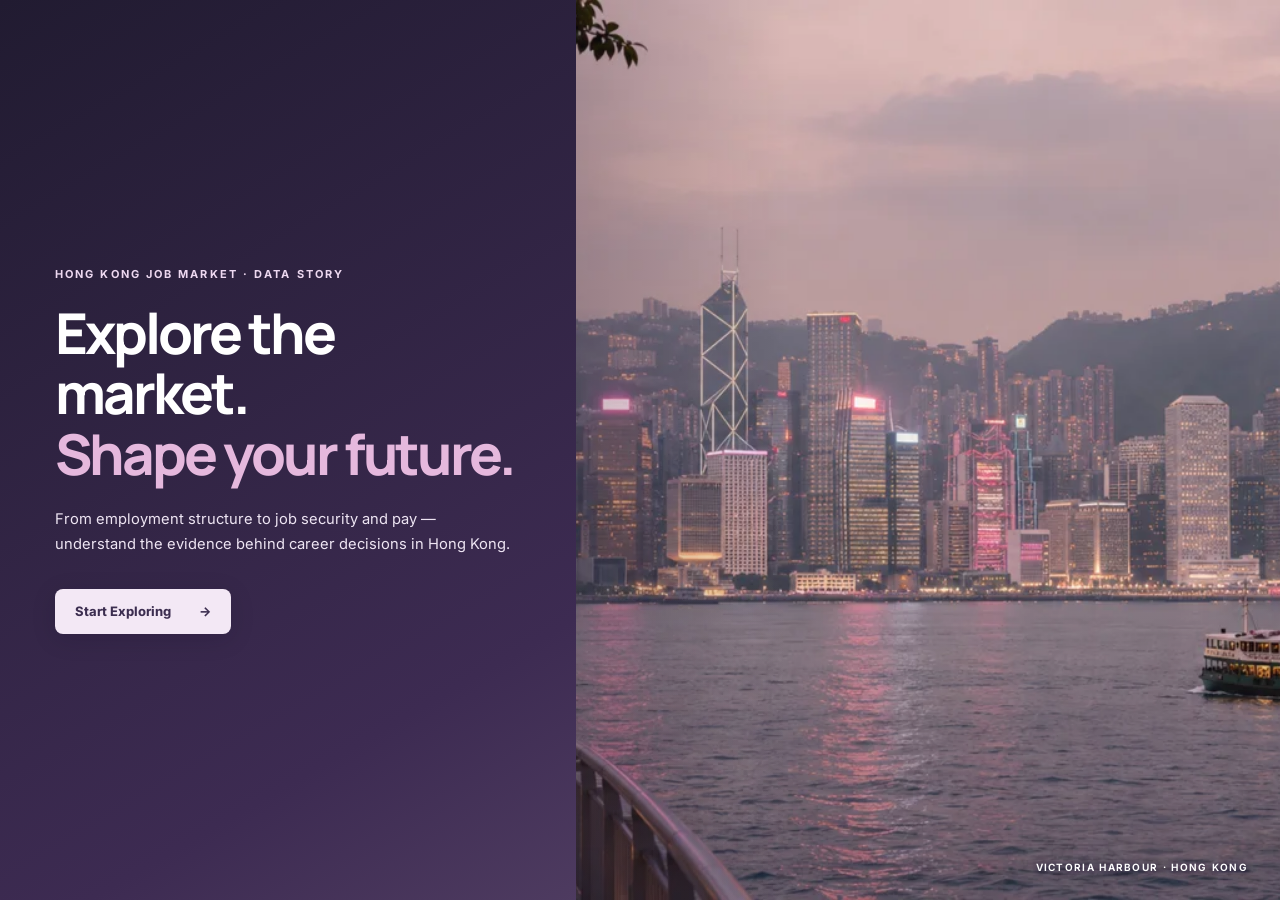
<file: index.html>
<!doctype html>
<html lang="en">
<head>
  <meta charset="utf-8">
  <meta name="viewport" content="width=device-width,initial-scale=1">
  <meta name="description" content="Interactive exploration of Hong Kong employment, pay and labour-market risk.">
  <title>Hong Kong Job Market Explorer</title>
  <link rel="stylesheet" href="https://fonts.googleapis.com/css2?family=Inter:wght@400..800&amp;family=Manrope:wght@600..800&amp;display=swap">
  <link rel="stylesheet" href="styles.css?v=gap-legend-zero">
</head>
<body class="explore-page is-landing">
  <script>
    // Apply deep links before the landing hero can paint.
    if (["#markets", "#equity", "#risk", "#structure"].includes(location.hash)) {
      document.body.classList.remove("is-landing");
    }
  </script>
  <header class="topbar">
    <a class="brand" href="index.html"><span class="brand-mark" aria-hidden="true"></span><span>Hong Kong Job Market Explorer</span></a>
    <nav aria-label="Primary navigation"><a href="index.html#markets" data-section="review">Review</a><a href="index.html#risk" data-section="explore">Explore</a><a href="fit.html">Find Your Fit</a></nav><div class="language-toggle" role="group" aria-label="Language / 语言"><button type="button" data-lang="en" aria-pressed="true">EN</button><button type="button" data-lang="zh" aria-pressed="false">中文</button></div>
  </header>
  <main>

    <section class="landing-hero" id="landing" aria-label="Introduction to Hong Kong job market">
      <div class="landing-content">
        <div class="landing-kicker">HONG KONG JOB MARKET · DATA STORY</div>
        <h1>Explore the market.<br><em>Shape your future.</em></h1>
        <p>From employment structure to job security and pay — understand the evidence behind career decisions in Hong Kong.</p>
        <a class="landing-start" id="start-exploring" href="#markets">Start Exploring <span aria-hidden="true">→</span></a>
      </div>
      <div class="landing-image-wrap">
        <img class="landing-photo" src="assets/harbour.webp" alt="Illustrated sunset skyline across Hong Kong's Victoria Harbour" fetchpriority="high">
        <span class="landing-image-label">VICTORIA HARBOUR · HONG KONG</span>
      </div>
    </section>
    <section class="story-workspace" id="story" aria-label="Hong Kong job market story">
      <div id="chapter-navigation" class="chapter-tabs" role="tablist" aria-label="Story chapters">
        <button role="tab" aria-selected="false" id="tab-markets" aria-controls="chapter-markets" data-chapter="markets"><span>00</span><strong>Two Markets</strong></button>
        <button role="tab" aria-selected="false" id="tab-equity" aria-controls="chapter-equity" data-chapter="equity"><span>01</span><strong>Gender &amp; Pay</strong></button>
        <button role="tab" aria-selected="false" id="tab-risk" aria-controls="chapter-risk" data-chapter="risk"><span>02</span><strong>Risk &amp; Resilience</strong></button>
        <button class="active" role="tab" aria-selected="true" id="tab-structure" aria-controls="chapter-structure" data-chapter="structure"><span>03</span><strong>Employment Structure</strong></button>
      </div>
      <section class="chapter-panel" id="chapter-markets" data-panel="markets" role="tabpanel" aria-labelledby="tab-markets" hidden>
        <iframe id="markets-reference" title="Mainland China and Hong Kong employment comparison" src="reference-markets/index.html?v=hk-age-point-tip&theme=light&lang=zh-Hans#markets" loading="lazy"></iframe>
      </section>
      <section class="chapter-panel" id="chapter-structure" data-panel="structure" role="tabpanel" aria-labelledby="tab-structure" hidden>
        <header class="chapter-heading"><span>03 · EMPLOYMENT STRUCTURE</span><h2>Where Hong Kong Works</h2><p>Employment scale, industry composition and the occupations behind the market.</p><label class="year-slider">Year <input id="composition-year" type="range" min="2016" max="2025" step="1" value="2025"><output for="composition-year">2025</output></label></header>
        <div class="dashboard-grid two-columns">
          <figure class="viz-card"><div class="viz-heading"><div><h3>Total employment</h3></div></div><div id="total-employment-chart" class="chart h-270"></div></figure>
          <figure class="viz-card primary-viz"><div class="viz-heading"><div><h3>Employment share by industry</h3></div><div class="industry-share-controls"><div id="industry-share-legend" class="industry-share-legend" role="group" aria-label="Industries"></div><button id="industry-share-reset" class="chart-action" type="button" hidden>All industries</button></div></div><div id="industry-share-chart" class="chart h-270"></div></figure>
          <figure class="viz-card"><div class="viz-heading"><div><h3>Employment status</h3></div></div><div id="status-chart" class="chart h-260"></div></figure>
          <figure class="viz-card"><div class="viz-heading"><div><h3>Occupation mix</h3></div></div><div id="occupation-chart" class="chart h-260"></div></figure>
        </div>
        <div class="decision-strip compact-decision"><p>Turn market evidence into a personal shortlist.</p><a href="fit.html">Find Your Fit →</a></div>
      </section>
      <section class="chapter-panel" id="chapter-risk" data-panel="risk" role="tabpanel" aria-labelledby="tab-risk" hidden>
        <header class="chapter-heading"><span>02 · RISK &amp; RESILIENCE</span><h2>How Secure Is Employment?</h2><p>Long-term unemployment, crisis recovery and group-level exposure show where employment is most vulnerable.</p></header>
        <div class="dashboard-grid risk-grid">
          <input type="hidden" id="risk-age" value="15 - 19">
          <figure class="viz-card primary-viz annual-unemployment-card"><div class="viz-heading"><div><h3>Annual unemployment rate</h3></div><label class="year-slider">Year <input id="risk-year" type="range" min="1985" max="2025" step="1" value="2025"><output for="risk-year">2025</output></label></div><div id="unemployment-chart" class="chart h-250"></div></figure>
          <figure class="viz-card recovery-card">
            <div class="viz-heading recovery-heading">
              <h3>Recovery after crises</h3>
              <ul class="recovery-legend" aria-label="Crises"><li>SARS</li><li>GFC</li><li>COVID-19</li></ul>
            </div>
            <div class="chart" id="crisis-recovery"></div>
            <small>0 pp means back to the pre-crisis quarter’s rate.</small>
          </figure>
          <figure class="viz-card"><div class="viz-heading"><div><h3>Unemployment by education</h3></div></div><ul id="education-legend" class="education-legend" aria-label="Education groups"></ul><div id="education-chart" class="chart education-chart-compact"></div></figure>
          <figure class="viz-card"><div class="viz-heading"><div><h3>Unemployment by age</h3></div></div><div id="risk-group-chart" class="chart h-300"></div><span id="risk-age-year"></span></figure>
        <figure class="viz-card"><div class="viz-heading"><h3>Unemployment by age and year</h3></div><div id="risk-heatmap" class="chart"></div></figure>
        </div>
      </section>
      <section class="chapter-panel" id="chapter-equity" data-panel="equity" role="tabpanel" aria-labelledby="tab-equity" hidden>
        <header class="chapter-heading"><span>01 · GENDER &amp; PAY</span><h2>Who Benefits from the Market</h2><p>Participation, representation and pay reveal different dimensions of inequality.</p></header>
        <div class="dashboard-grid two-columns">
          <figure class="viz-card"><div class="viz-heading"><div><h3>Median pay over time</h3></div><label class="year-slider">Year <input type="range" id="gender-employment-year" aria-controls="pay-trend-chart gender-employment-chart pay-gap-chart representation-chart" min="2008" max="2025" step="1" value="2025"><output for="gender-employment-year">2025</output></label></div><div id="pay-trend-chart" class="chart h-300 pay-trend-chart"></div><span class="equity-year" id="pay-trend-year"></span></figure>
          <figure class="viz-card primary-viz"><div class="viz-heading"><div><h3>Median monthly pay by industry</h3></div></div><div id="pay-gap-chart" class="chart h-300"></div><span class="equity-year" id="industry-pay-year-label"></span></figure>
          <figure class="viz-card">
            <div class="viz-heading participation-heading"><div><h3>Participation by age and sex</h3></div>
            <div class="participation-controls"><label>View <select id="participation-mode"><option value="linked">Selected year</option><option value="compare">Three-year comparison</option></select></label><button type="button" id="participation-play">Play</button></div></div>
            <div class="participation-toolbar"><ul id="participation-legend" class="participation-legend" aria-label="Years"></ul></div>
            <div id="participation-chart" class="chart" role="img" aria-label="Labour-force participation rates for men and women by age group in 1985, 2005 and 2025"></div>
          <span class="equity-year" id="participation-selected-year"></span></figure>
          <figure class="viz-card"><div class="viz-heading"><div><h3>Employment by industry and sex</h3></div></div><div class="employment-sex-legend"><span>Male</span><span>Female</span></div><div id="gender-employment-chart" class="chart h-280"></div><span class="equity-year" id="gender-employment-year-label"></span></figure>
          <figure class="viz-card"><div class="viz-heading"><h3>Women’s employment share and pay gap</h3></div><div class="pay-gap-legend"><span>Monthly pay gap (HKD)</span><i aria-hidden="true"></i><div><span>−1.5k</span><span>0k</span><span>15k+</span></div></div><div class="chart" id="representation-chart"></div><span class="equity-year" id="representation-chart-label"></span></figure>
        </div>

      </section>
    </section>
  </main>
  <script>
    // Present the destination shell while the chart data is loading.
    if (!document.body.classList.contains("is-landing")) {
      const chapter = location.hash.slice(1);
      const review = chapter === "markets" || chapter === "equity";
      const panel = document.getElementById("chapter-" + chapter);
      panel.hidden = false;
      panel.classList.add("active");
      document.querySelectorAll("[data-chapter]").forEach(tab => {
        const selected = tab.dataset.chapter === chapter;
        tab.hidden = ["markets", "equity"].includes(tab.dataset.chapter) !== review;
        tab.classList.toggle("active", selected);
        tab.setAttribute("aria-selected", String(selected));
      });
      document.querySelector(`[data-section="${review ? "review" : "explore"}"]`).classList.add("active");
    }
  </script>
  <div id="tooltip" class="tooltip" role="status" aria-live="polite"></div>
  <script src="scatter-labels.js" defer></script>
  <script src="i18n.js?v=crisis-recovery" defer></script>
  <script src="app.js?v=participation-linear-area" defer></script>
<script src="markets-bridge.js?v=1" defer></script>
</body>
</html>
</file>
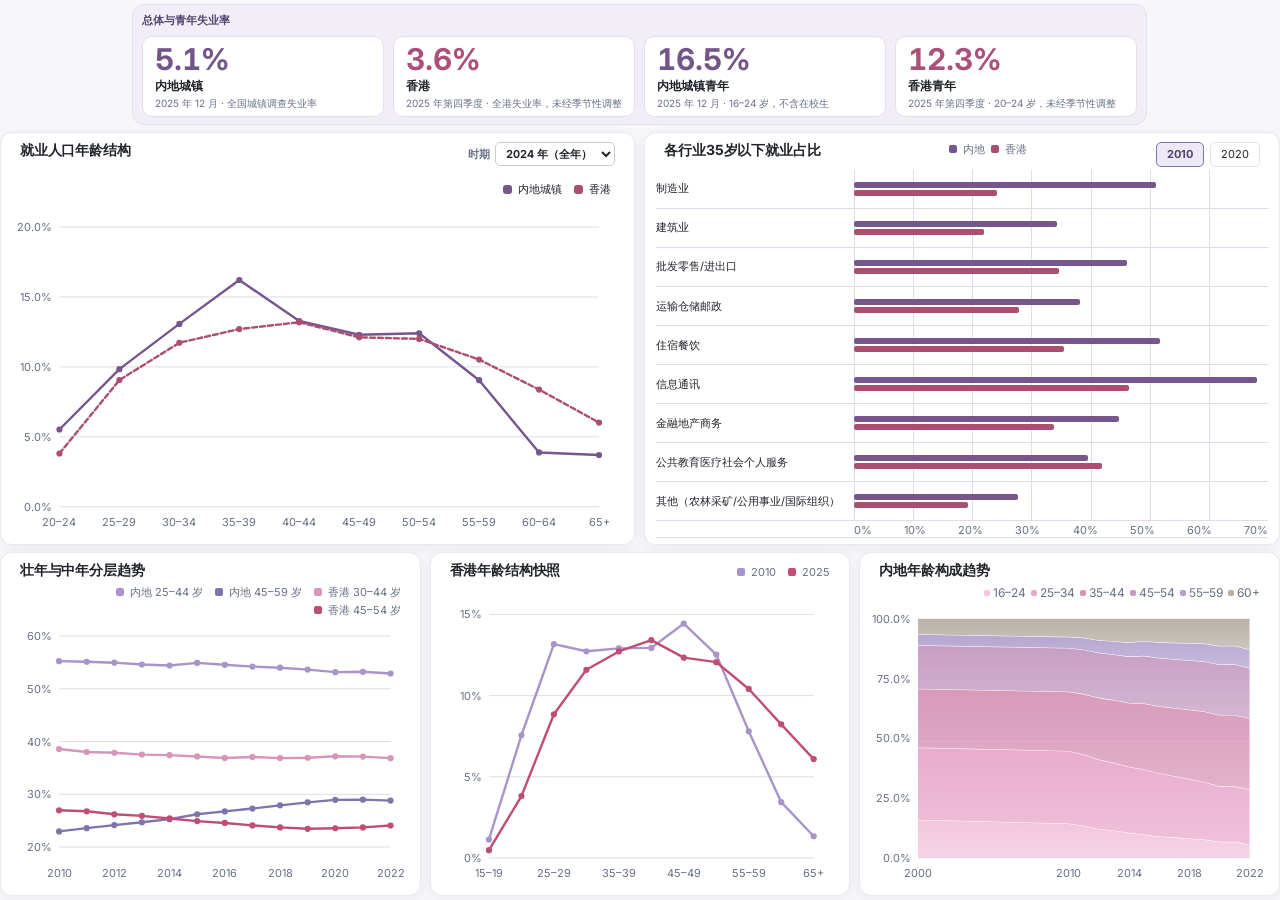
<file: reference-markets/index.html>
<!doctype html>
<html lang="zh-Hans">
<head>
  <meta charset="utf-8">
  <meta name="viewport" content="width=device-width, initial-scale=1">
  <meta name="description" content="跟着嘉宁了解两地就业年龄结构、青年失业率和深港月薪，再探索香港岗位并试算个人预算。">
  <meta name="theme-color" content="#0d0c14">
  <title>毕业后，留在香港？｜香港就业市场探索器</title>
  <link rel="stylesheet" href="https://fonts.googleapis.com/css2?family=Inter:wght@400..800&amp;family=Manrope:wght@600..800&amp;display=swap">
  <link rel="stylesheet" href="styles.css?v=age-period-right">
  <script defer src="data/guide-data.js?v=redesign11"></script>
  <script defer src="data/workforce-age.js?v=redesign11"></script>
  <script defer src="language.js?v=redesign11"></script>
  <script defer src="theme.js?v=redesign11"></script>
  <script defer src="charts.js?v=hk-age-stroke"></script>
  <script defer src="pathway.js?v=redesign11"></script>
  <script defer src="app.js?v=hk-age-point-tip"></script>
<style>.topbar,.topline,.skip{display:none!important} .app{padding-top:0!important} main{padding-top:12px!important}</style></head>
<body>
  <a class="skip" id="skip-link" href="#content">跳至图表</a>
  <div class="layout">
    <header class="topbar">
      <a class="brand" href="#markets">
        <span class="brand-mark" aria-hidden="true">
          <svg viewBox="0 0 24 24" fill="none" stroke="currentColor" stroke-width="1.9" stroke-linecap="round" stroke-linejoin="round">
            <path d="M4 18.5 L9 12.5 L13 15.5 L20 7.5"/>
            <path d="M15.6 7.5 H20 V11.9"/>
            <circle cx="4" cy="18.5" r="1.55" fill="currentColor" stroke="none"/>
            <circle cx="9" cy="12.5" r="1.55" fill="currentColor" stroke="none"/>
            <circle cx="13" cy="15.5" r="1.55" fill="currentColor" stroke="none"/>
          </svg>
        </span>
        <span class="brand-text"><span id="brand-title">香港就业市场探索器</span><small>HONG KONG CAREER EXPLORER</small></span>
      </a>
      <nav id="chapters" aria-label="章节"></nav>
      <div class="top-controls">
        <a class="source-link" href="#sources"><span id="source-link-text">数据与统计口径</span><span aria-hidden="true">↗</span></a>
        <button id="theme-toggle" class="theme-toggle" type="button" aria-label="切换深浅主题">
          <svg class="icon-sun" viewBox="0 0 24 24" fill="none" stroke="currentColor" stroke-width="1.9" stroke-linecap="round" stroke-linejoin="round" aria-hidden="true"><circle cx="12" cy="12" r="4"/><path d="M12 2v2M12 20v2M4.9 4.9l1.4 1.4M17.7 17.7l1.4 1.4M2 12h2M20 12h2M4.9 19.1l1.4-1.4M17.7 6.3l1.4-1.4"/></svg>
          <svg class="icon-moon" viewBox="0 0 24 24" fill="none" stroke="currentColor" stroke-width="1.9" stroke-linecap="round" stroke-linejoin="round" aria-hidden="true"><path d="M21 12.8A9 9 0 1 1 11.2 3 7 7 0 0 0 21 12.8z"/></svg>
        </button>
        <label class="language-picker"><span id="language-label">语言</span>
          <select id="language" aria-label="语言 / Language">
            <option value="zh-Hans" lang="zh-Hans">简体中文</option>
            <option value="en" lang="en">English</option>
          </select>
        </label>
        <a class="top-action" href="#structure"><span id="top-action-text">探索求职方向</span> <span aria-hidden="true">↗</span></a>
      </div>
    </header>
    <div class="workspace">
      <header class="topline">
        <span id="breadcrumb">探索路径 <span aria-hidden="true">/</span> 两地对照</span>
      </header>
      <main id="content" tabindex="-1">
        <p class="loading">正在加载图表…</p>
      </main>
      <footer class="footer">
        <span id="footer-title">香港就业市场探索器</span>
        <a id="footer-sources" href="#sources">数据来源与使用说明</a>
      </footer>
    </div>
  </div>
  <div id="chart-tooltip" class="tooltip" role="tooltip" hidden></div>
  <noscript>请启用 JavaScript 查看图表和求职清单。</noscript>
</body>
</html>
</file>
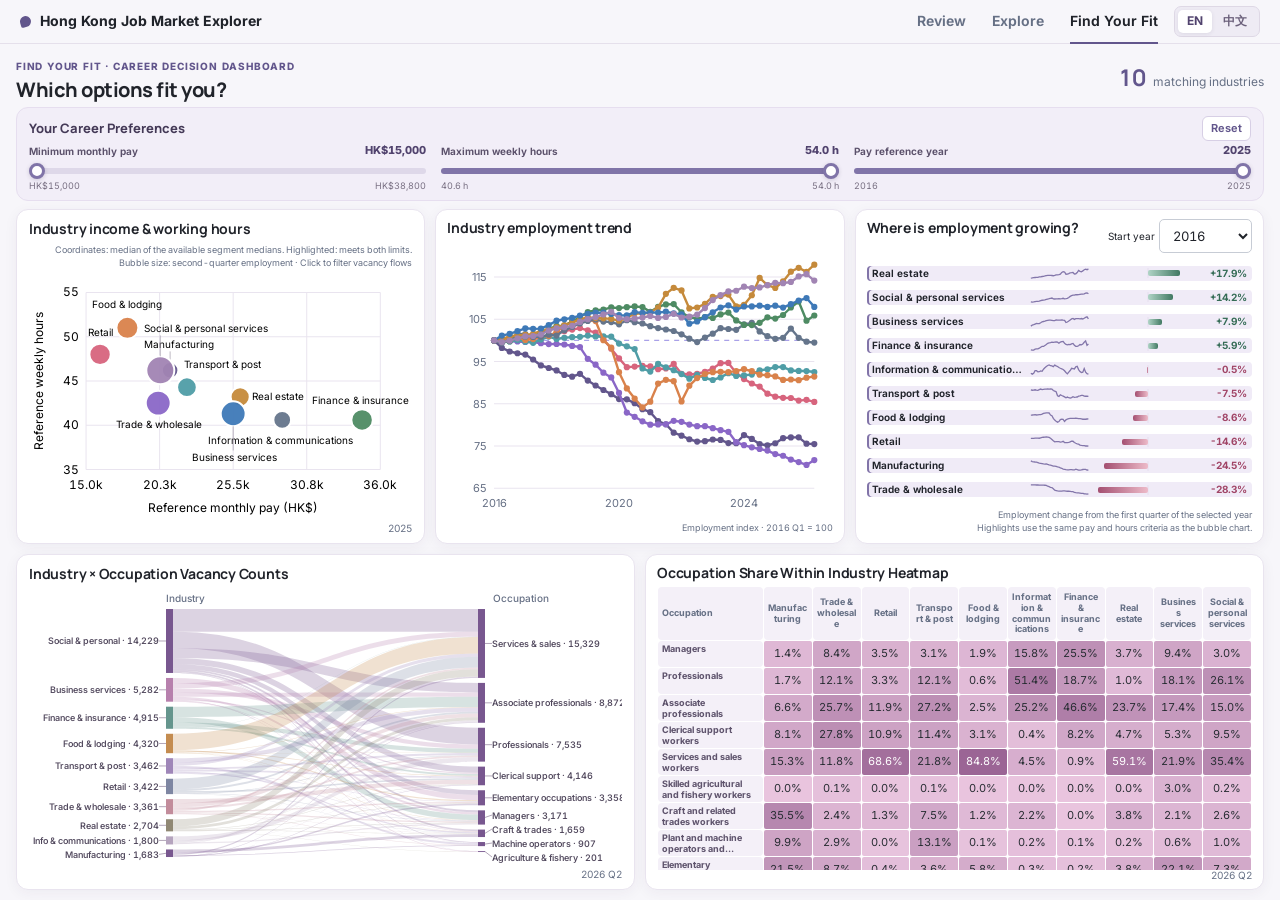
<file: fit.html>
<!doctype html>
<html lang="en">
<head>
  <meta charset="utf-8">
  <meta name="viewport" content="width=device-width, initial-scale=1">
  <meta name="theme-color" content="#f5f6f8">
  <title>Find Your Fit · Hong Kong Job Market Explorer</title>
  <link rel="icon" href="assets/mark.svg" type="image/svg+xml">
  <link rel="stylesheet" href="https://fonts.googleapis.com/css2?family=Inter:wght@400..800&amp;family=Manrope:wght@600..800&amp;display=swap" media="print" onload="this.media='all'">
  <link rel="stylesheet" href="styles.css?v=fit-linked-compact">
</head>
<body class="fit-page">
  <header class="topbar">
    <a class="brand" href="index.html"><span class="brand-mark" aria-hidden="true"></span><span>Hong Kong Job Market Explorer</span></a>
    <nav aria-label="Primary navigation"><a href="index.html#markets" data-section="review">Review</a><a href="index.html?v=direct-explore#risk" data-section="explore">Explore</a><a class="active" href="fit.html">Find Your Fit</a></nav><div class="language-toggle" role="group" aria-label="Language / 语言"><button type="button" data-lang="en" aria-pressed="true">EN</button><button type="button" data-lang="zh" aria-pressed="false">中文</button></div>
  </header>

  <main>
    <section class="ff-shell" id="fit-app" aria-live="polite">
      <p class="ff-loading">Loading job options…</p>
    </section>
  </main>

  <div id="tooltip" class="tooltip" role="status" aria-live="polite"></div>
  <script src="scatter-labels.js" defer></script>
  <script src="i18n.js?v=fit-stable-scatter" defer></script>
  <script src="fit.js?v=fit-stable-scatter" defer></script>
</body>
</html>
</file>
<file: styles.css>
:root{--page:#f4f5f7;--surface:#fff;--surface-2:#eceef2;--ink:#20232a;--muted:#667085;--line:#d8dce3;--grid:#e4e7ec;--purple:#5b4bdb;--purple-soft:#a9a1e8;--rose:#d7647d;--green:#3f8060;--red:#b65360;--font:"Source Sans 3","Segoe UI",Arial,sans-serif}
*{box-sizing:border-box}[hidden]{display:none!important}html{scroll-behavior:smooth}body{margin:0;background:var(--page);color:var(--ink);font-family:var(--font);font-size:15px;line-height:1.45}button,input,select{font:inherit}a{color:inherit}
.topbar{position:sticky;top:0;z-index:40;height:56px;padding:0 max(24px,calc((100vw - 1440px)/2 + 28px));display:flex;align-items:center;justify-content:space-between;border-bottom:1px solid var(--line);background:rgba(244,245,247,.96);backdrop-filter:blur(12px)}
.brand{display:flex;align-items:center;gap:9px;font-size:14px;font-weight:720;text-decoration:none}.brand-mark{width:11px;height:11px;border-radius:50% 50% 50% 2px;background:var(--purple);transform:rotate(-15deg)}.topbar nav{height:100%;display:flex;align-items:center;gap:26px}.topbar nav a{position:relative;color:var(--muted);font-size:14px;font-weight:650;text-decoration:none}.topbar nav a.active{color:var(--ink)}.topbar nav a.active:after{position:absolute;content:"";left:0;right:0;bottom:-18px;height:2px;background:var(--purple)}
.compact-intro{max-width:1440px;min-height:92px;margin:auto;padding:22px 28px 18px;display:flex;align-items:flex-end;border-bottom:1px solid var(--line)}.compact-intro h1{margin:0;font-size:clamp(34px,3.6vw,44px);line-height:1;letter-spacing:-.04em;font-weight:740}
.story-workspace{max-width:1440px;margin:auto;padding:0 28px 34px}.chapter-tabs{position:sticky;top:56px;z-index:30;display:grid;grid-template-columns:repeat(4,1fr);min-height:52px;background:var(--page);border-bottom:1px solid var(--line)}.chapter-tabs button{min-height:52px;padding:7px 12px;display:flex;flex-direction:column;align-items:center;justify-content:center;gap:1px;border:0;border-right:1px solid var(--line);background:transparent;color:var(--muted);cursor:pointer}.chapter-tabs button:first-child{border-left:1px solid var(--line)}.chapter-tabs button span{font-size:10px;font-weight:750;color:#8c93a0}.chapter-tabs button strong{font-size:13px;font-weight:680}.chapter-tabs button.active{background:var(--surface);color:var(--ink);box-shadow:inset 0 -3px var(--purple)}.chapter-tabs button.active span{color:var(--purple)}
.chapter-panel{padding-top:22px}.chapter-panel[hidden]{display:none}.chapter-heading{display:block;margin-bottom:17px}.chapter-heading>span,.section-title-row>div>span{display:block;margin-bottom:5px;color:var(--purple);font-size:11px;font-weight:780;letter-spacing:.08em}.chapter-heading h2,.section-title-row h2{margin:0;font-size:clamp(27px,2.5vw,34px);line-height:1.05;letter-spacing:-.035em}.chapter-heading p{max-width:760px;margin:7px 0 0;color:var(--muted);font-size:14px}
.dashboard-grid{display:grid;gap:13px}.two-columns,.equal-grid{grid-template-columns:repeat(2,minmax(0,1fr))}.employment-overview{grid-template-columns:minmax(320px,.72fr) minmax(520px,1.28fr)}.risk-grid{grid-template-columns:repeat(2,minmax(0,1fr))}.full{grid-column:1/-1}.viz-card{margin:0;min-width:0;padding:14px 16px 12px;background:var(--surface);border:1px solid var(--line);border-radius:7px}.viz-heading{min-height:40px;margin-bottom:7px;display:flex;align-items:flex-start;justify-content:space-between;gap:14px}.viz-heading h3,.subsection-heading h3{margin:0;font-size:16px;line-height:1.2;letter-spacing:-.012em}.viz-heading p,.subsection-heading p{margin:3px 0 0;color:var(--muted);font-size:12px}.viz-heading>span{flex:0 0 auto;color:var(--muted);font-size:12px}.viz-heading label,.subsection-heading label{display:flex;align-items:center;gap:7px;color:var(--muted);font-size:12px}select,input[type=number]{min-height:34px;border:1px solid #c7ccd5;border-radius:5px;background:#fff;color:var(--ink);padding:0 30px 0 9px;font-size:13px}.chart{width:100%;min-width:0}.h-250{height:250px}.h-260{height:260px}.h-270{height:270px}.h-280{height:280px}.h-300{height:300px}
.composition-section{margin-top:13px}.subsection-heading{min-height:48px;padding:0 2px 9px;display:flex;align-items:flex-end;justify-content:space-between}.composition-grid{display:grid;grid-template-columns:minmax(300px,.72fr) minmax(500px,1.28fr);gap:13px}.chart-action{padding:6px 10px;border:1px solid #bdb7e5;border-radius:5px;background:#f1effc;color:var(--purple);cursor:pointer;font-size:12px;font-weight:700}.interactive-area,.chart-legend-item{cursor:pointer}.donut-value{fill:var(--ink);font-family:var(--font);font-size:20px;font-weight:750}.heat-label{fill:#fff;font-family:var(--font);font-size:12px;font-weight:700}.heat-value{fill:#fff;font-family:var(--font);font-size:13px}
.compact-decision{min-height:52px;margin-top:13px;padding:10px 14px;display:flex;align-items:center;justify-content:space-between;border:1px solid #cec8ef;border-radius:6px;background:#efedfb}.compact-decision p{margin:0;color:var(--muted);font-size:13px}.compact-decision a{color:var(--purple);font-size:14px;font-weight:750;text-decoration:none}
svg{display:block;width:100%;height:100%;overflow:visible}.axis-label,.tick-label,.bar-label,.direct-label{font-family:var(--font)}.axis-label{fill:var(--muted);font-size:11px}.tick-label{fill:var(--muted);font-size:11px}.bar-label{fill:var(--ink);font-size:11px}.direct-label{fill:var(--ink);font-size:11px;font-weight:680}.grid-line{stroke:var(--grid);stroke-width:1}.axis-line{stroke:#aeb4be;stroke-width:1}.tooltip{position:fixed;z-index:80;max-width:300px;padding:10px 12px;border-radius:6px;background:rgba(32,35,42,.96);color:#fff;box-shadow:0 10px 28px rgba(20,25,35,.18);opacity:0;pointer-events:none;font-size:12px;line-height:1.45}.tooltip.visible{opacity:1}.tooltip strong{display:block;margin-bottom:3px;font-size:13px}

/* Find Your Fit */
.preferences-section,.results-section,.comparison-section,.detail-section,.budget-section{max-width:1440px;margin:auto;padding:22px 28px 25px;border-bottom:1px solid var(--line)}.section-title-row{display:block;margin-bottom:15px}.section-title-row>p{margin:6px 0 0;color:var(--muted);font-size:13px}.section-title-row h2{font-size:28px}.priority-grid{display:grid;grid-template-columns:repeat(3,minmax(0,1fr));gap:13px}.primary-priorities{padding:15px 17px 10px;background:var(--surface);border:1px solid var(--line);border-radius:7px}.select-priorities{margin-top:11px}.range-field{min-width:0}.range-field label{display:flex;justify-content:space-between;gap:12px;color:var(--muted);font-size:13px;font-weight:650}.range-field output{color:var(--ink);font-weight:750}input[type=range]{appearance:none;width:100%;height:4px;margin:19px 0 6px;border-radius:99px;background:linear-gradient(90deg,var(--purple) var(--range-progress,50%),#d9dce3 var(--range-progress,50%))}input[type=range]::-webkit-slider-thumb{appearance:none;width:16px;height:16px;border:3px solid var(--purple);border-radius:50%;background:#fff;cursor:pointer}.form-field{position:relative;display:flex;flex-direction:column;gap:5px;color:var(--muted);font-size:12px;font-weight:650}.form-field select,.form-field input{width:100%}.match-summary{margin:10px 2px 0;display:flex;align-items:baseline;gap:7px}.match-summary strong{color:var(--purple);font-size:22px}.match-summary span{color:var(--muted);font-size:12px}.cost-disclosure{margin-top:10px;border:1px solid var(--line);border-radius:7px;background:var(--surface)}.cost-disclosure summary{padding:10px 14px;cursor:pointer;font-size:13px;font-weight:680}.cost-priorities{padding:2px 14px 13px}.input-prefix{position:absolute;left:9px;bottom:9px;z-index:1;color:#8b929d;font-size:11px}.form-field .input-prefix+input{padding-left:42px}.secondary-button{margin-top:10px;padding:7px 12px;border:1px solid #bfc4cd;border-radius:5px;background:var(--surface);cursor:pointer;font-size:12px;font-weight:680}
.multi-select{position:relative}.multi-select-toggle{width:100%;min-height:34px;padding:0 32px 0 10px;border:1px solid #c7ccd5;border-radius:5px;background:#fff;color:var(--ink);cursor:pointer;text-align:left;font-size:13px}.multi-select-toggle:after{position:absolute;content:"⌄";right:11px;color:var(--muted)}.multi-select-menu{position:absolute;left:0;right:0;top:38px;z-index:70;max-height:250px;overflow:auto;padding:5px;background:#fff;border:1px solid #c7ccd5;border-radius:6px;box-shadow:0 12px 28px rgba(20,25,35,.16)}.multi-option{display:flex;align-items:flex-start;gap:8px;padding:7px;border-radius:4px;color:var(--ink);cursor:pointer;font-size:12px;font-weight:500}.multi-option:hover{background:#f2f0fc}.multi-option input{margin-top:2px;accent-color:var(--purple)}
.results-controls{margin-bottom:10px;display:flex;align-items:center;justify-content:space-between;gap:20px}.status-tabs{display:flex;gap:5px}.status-tabs button{padding:6px 11px;border:1px solid transparent;border-radius:99px;background:transparent;color:var(--muted);cursor:pointer;font-size:12px}.status-tabs button.active{border-color:var(--purple);background:#f0eefc;color:var(--purple);font-weight:750}.results-controls>label{display:flex;align-items:center;gap:7px;color:var(--muted);font-size:12px}.table-wrap{max-height:340px;overflow:auto;border:1px solid var(--line);border-radius:7px;background:var(--surface)}.results-table{width:100%;min-width:860px;border-collapse:collapse;font-size:13px}.results-table th{position:sticky;top:0;z-index:2;padding:10px 9px;background:#eef0f3;border-bottom:1px solid var(--line);color:var(--muted);text-align:right;font-size:11px;font-weight:680;white-space:nowrap}.results-table th:first-child{text-align:left}.results-table td{padding:9px;border-bottom:1px solid #e5e8ed;text-align:right;vertical-align:middle;white-space:nowrap}.results-table td:first-child{text-align:left}.results-table tbody tr{cursor:pointer}.results-table tbody tr:hover{background:#f7f6fd}.industry-name{min-width:210px;font-weight:680;white-space:normal!important}.industry-name small{display:block;margin-top:2px;color:var(--muted);font-size:10px;font-weight:500}.negative-value{color:var(--red)}.positive-value{color:var(--green)}.status-mark{display:inline-flex;align-items:center;gap:6px;font-size:12px}.status-mark:before{content:"";width:7px;height:7px;border-radius:50%;background:var(--red)}.status-mark.match:before{background:var(--green)}.compare-check{width:15px;height:15px;accent-color:var(--purple)}
.empty-state{min-height:52px;padding:14px;display:grid;place-items:center;border:1px dashed #bcc2cb;border-radius:7px;color:var(--muted);font-size:12px}.comparison-cards{display:grid;grid-template-columns:repeat(3,minmax(0,1fr));gap:10px}.comparison-cards[data-count="1"]{grid-template-columns:minmax(300px,520px)}.comparison-cards[data-count="2"]{grid-template-columns:repeat(2,minmax(0,1fr))}.comparison-cards[data-count="4"]{grid-template-columns:repeat(4,minmax(0,1fr))}.comparison-card{position:relative;min-height:142px;padding:14px;background:var(--surface);border:1px solid var(--line);border-top:3px solid var(--industry-color,var(--purple));border-radius:7px}.comparison-card h3{min-height:39px;margin:0 0 10px;font-size:15px;line-height:1.25}.comparison-card dl{margin:0;display:grid;grid-template-columns:repeat(2,1fr);gap:9px}.comparison-card dt{color:var(--muted);font-size:10px}.comparison-card dd{margin:2px 0 0;font-size:13px;font-weight:750}.comparison-charts{margin-top:10px}.range-scroll{height:260px;overflow-y:auto;overflow-x:hidden}.range-scroll .chart{min-height:260px}.compact-field,.offer-field{min-width:230px;max-width:320px;margin-top:12px}.detail-name{margin:-3px 0 10px;color:var(--muted);font-size:15px;font-weight:650}
.budget-section{background:#eceef2}.budget-layout{display:grid;grid-template-columns:1fr 250px;gap:18px;align-items:stretch}.budget-waterfall{min-height:210px;display:grid;grid-template-columns:repeat(4,1fr);gap:12px;align-items:end;padding:13px 14px 0;background:#fff;border:1px solid var(--line);border-radius:7px}.budget-step{height:100%;display:flex;flex-direction:column;justify-content:flex-end}.budget-step strong{margin-bottom:5px;font-size:12px}.budget-bar{min-height:5px;border-radius:4px 4px 0 0;background:var(--purple)}.budget-step.cost .budget-bar{background:var(--rose)}.budget-step span{padding:7px 0 9px;color:var(--muted);font-size:11px}.budget-outcome{padding:18px;background:#fff;border:1px solid var(--line);border-radius:7px;display:flex;flex-direction:column;justify-content:center}.budget-outcome span,.budget-outcome small{color:var(--muted);font-size:11px}.budget-outcome strong{margin:9px 0;font-size:32px;line-height:1;letter-spacing:-.04em}
/* Find Your Fit — source 04 layout, Explore visual language */
.fit-page{--page:#F7F6FA;--purple:#62568C;--line:#E5E0EB;--font:Inter,system-ui,sans-serif;font-variant-numeric:tabular-nums}
.fit-page .topbar{background:rgba(247,246,250,.96)}
.fit-page .topbar nav{flex-shrink:0}
.fit-page .topbar nav a{white-space:nowrap}
.ff-shell{max-width:1440px;margin:auto;padding:24px 28px 42px}
.ff-loading{padding:24px 0;color:var(--muted)}
.ff-chapter{max-width:920px;margin:0 0 18px}
.ff-eyebrow{margin-bottom:6px;color:var(--purple);font-size:11px;font-weight:780;letter-spacing:.08em}
.ff-chapter h1{margin:0;font-family:Manrope,Inter,system-ui,sans-serif;font-size:clamp(34px,4vw,46px);line-height:1.02;letter-spacing:-.04em}
.ff-chapter p{max-width:820px;margin:9px 0 0;color:var(--muted);font-size:14px;line-height:1.5}
/* Match Page 1's compact desktop navigation and chapter heading. */
@media (min-width:900px){
  .fit-page .ff-shell{padding-top:10px}
  .fit-page .ff-chapter{display:flex;align-items:baseline;flex-wrap:wrap;gap:3px 12px;max-width:none;margin-bottom:9px}
  .fit-page .ff-eyebrow{flex:0 0 auto;margin:0;font-size:10px}
  .fit-page .ff-chapter h1{font-size:19px;line-height:1.2}
  .fit-page .ff-chapter p{flex:1 1 460px;max-width:none;margin:0;font-size:11px;line-height:1.5}
  .fit-page .ff-stats{margin-bottom:14px}
}
.ff-stats{display:grid;grid-template-columns:repeat(3,minmax(0,1fr));margin:0 0 18px;overflow:hidden;background:#EEE9F6;border:1px solid #E1D9EF;border-radius:12px}
.ff-stat{min-width:0;padding:15px 18px}
.ff-stat+.ff-stat{border-left:1px solid #DED4EC}
.ff-stat strong{display:block;margin-bottom:4px;color:var(--purple);font-family:Manrope,Inter,system-ui,sans-serif;font-size:clamp(20px,2.4vw,28px);line-height:1.1;font-variant-numeric:tabular-nums}
.ff-stat span{color:var(--muted);font-size:12px;line-height:1.35}
.ff-decision{margin:0 0 16px;padding:14px 17px;background:#F2EEF8;border:1px solid #E6DEEF;border-radius:12px}
.ff-decision strong{display:block;color:var(--purple);font-size:14px;line-height:1.45}
.ff-decision p{margin:4px 0 0;color:var(--muted);font-size:12.5px;line-height:1.5}
.ff-decision .ff-chip-row{margin-top:8px}
.ff-section{margin-top:30px;padding-top:22px;border-top:1px solid var(--line)}
.ff-subhead{margin:0 0 12px}
.ff-subhead h2{margin:0;font-family:Manrope,Inter,system-ui,sans-serif;font-size:25px;line-height:1.15;letter-spacing:-.025em}
.ff-controls{display:flex;flex-wrap:wrap;gap:12px 18px;align-items:flex-end;margin:0 0 15px;padding:12px 14px;background:#F2EEF8;border:1px solid #E6DEEF;border-radius:12px}
.ff-field{display:flex;flex-direction:column;min-width:112px;gap:4px;color:var(--muted);font-size:12px;font-weight:680}
.ff-field select,.ff-field input[type=number]{width:100%;min-height:36px;padding:4px 9px;border:1px solid #D9D1E4;border-radius:7px;background:#fff;color:var(--ink);font-size:13px;font-variant-numeric:tabular-nums}
.ff-inline-field{min-width:150px}
.ff-chip-row{display:flex;flex-wrap:wrap;align-items:center;gap:6px 8px}
.ff-chip{min-height:34px;padding:5px 9px;border:1px solid #D9D1E4;border-radius:7px;background:#fff;color:var(--ink);cursor:pointer;font-size:12px;line-height:1.4}
.ff-chip:hover{background:#EEE9F6}
.ff-chip[aria-pressed=true]{background:#E5DFF2;border-color:#A99CC9;color:#463A65;font-weight:720}
.ff-apply{align-self:end;font-weight:720}
.ff-grid{display:grid;grid-template-columns:repeat(2,minmax(0,1fr));gap:15px;align-items:stretch}
.ff-full{grid-column:1/-1}
.ff-card{display:flex;flex-direction:column;min-width:0;margin:0;padding:18px;background:#fff;border:1px solid #E9E4EF;border-radius:12px;box-shadow:0 3px 14px rgba(58,43,77,.05)}
.ff-card-head{display:flex;flex-wrap:wrap;align-items:flex-start;justify-content:space-between;gap:6px 14px;margin-bottom:9px}
.ff-card h3{margin:0;font-family:Manrope,Inter,system-ui,sans-serif;font-size:18px;line-height:1.25;letter-spacing:-.015em}
.ff-unit{margin:5px 0 0;color:var(--muted);font-size:12px;line-height:1.4}
.ff-card figcaption{margin-top:auto;padding-top:9px;border-top:1px solid #EEE9F2;color:var(--muted);font-size:11.5px;line-height:1.5}
.ff-viz{width:100%;min-width:0;margin:0 0 10px}
.ff-viz svg{display:block;width:100%;height:auto;color:var(--muted);font:11px var(--font);overflow:visible}
.ff-viz svg text{fill:currentColor}
.ff-gridline{stroke:#E9E4EF;stroke-width:1}
.ff-refline{stroke:#A9A1E8;stroke-width:1.2;stroke-dasharray:5 5}
.ff-bubble{cursor:pointer;transition:opacity .14s ease}
.ff-bubble:hover{opacity:.78}
.ff-legend{display:flex;flex-wrap:wrap;align-items:center;gap:5px 12px;margin:0 0 8px;color:var(--muted);font-size:11px;line-height:1.4}
.ff-legend span{display:inline-flex;align-items:center;gap:5px}
.ff-legend i{width:8px;height:8px;border-radius:50%}
.ff-table-scroll{max-width:100%;overflow-x:auto;overscroll-behavior-inline:contain;scrollbar-width:thin}
.ff-heat{width:100%;min-width:920px;border-collapse:separate;border-spacing:3px;table-layout:fixed;font-size:11px;font-variant-numeric:tabular-nums}
.ff-heat th{padding:5px 4px;border-radius:4px;background:#F4F0F8;color:var(--muted);text-align:center;font-size:10px;font-weight:720;line-height:1.25}
.ff-heat th:first-child{width:140px;text-align:left}
.ff-heat td{padding:0}
.ff-heat td button{width:100%;min-width:52px;padding:7px 4px;border:0;border-radius:4px;cursor:pointer;font-size:11px;font-variant-numeric:tabular-nums;white-space:nowrap}
.ff-heat td button[aria-pressed=true]{box-shadow:inset 0 0 0 2px #282D33}
.ff-compact-table{width:100%;min-width:890px;border-collapse:separate;border-spacing:0;font-size:12px;font-variant-numeric:tabular-nums}
.ff-compact-table th,.ff-compact-table td{padding:8px 7px;text-align:right;vertical-align:middle}
.ff-compact-table th:first-child,.ff-compact-table td:first-child{text-align:left}
.ff-compact-table thead th{background:#F4F0F8;color:var(--muted);font-size:10.5px;font-weight:720;line-height:1.3}
.ff-compact-table tbody th,.ff-compact-table tbody td{border-bottom:1px solid #EEE9F2}
.ff-compact-table tbody th{font-weight:680}
.ff-subcell{display:block;margin-top:2px;color:var(--muted);font-size:10.5px;font-weight:400;line-height:1.35}
.ff-status-cell{min-width:135px;text-align:left!important}
.ff-good{color:#2F6B50;font-weight:750}
.ff-check{color:#A24D6A;font-weight:750}
.ff-range-lane{display:grid;grid-template-columns:minmax(0,168px) minmax(0,1fr);gap:8px;align-items:center;min-height:28px}
.ff-range-name{color:var(--ink);font-size:12px;line-height:1.3;overflow-wrap:anywhere}
.ff-range-track{position:relative;min-height:26px;height:100%;border-right:1px solid #EEE9F2;background:linear-gradient(90deg,#EEE9F2 1px,transparent 1px) 0 0/25% 100%}
.ff-range-band{position:absolute;top:calc(50% - 4px);height:8px;border-radius:4px;background:#CDB5DE}
.ff-range-point{position:absolute;top:50%;width:13px;height:13px;padding:0;border:1px solid #fff;border-radius:50%;background:#D7647D;cursor:pointer;transform:translate(-50%,-50%)}
.ff-range-point::after{position:absolute;content:"";inset:-6px}
.ff-range-value{position:absolute;top:50%;transform:translate(8px,-50%);color:var(--ink);background:rgba(255,255,255,.9);font-size:10px;font-weight:680;line-height:1.3;pointer-events:none;white-space:nowrap}
.ff-range-value.left{transform:translate(calc(-100% - 8px),-50%)}
.ff-range-ref{position:absolute;top:0;bottom:0;border-left:1px dashed #8B7BA8}
.ff-range-axis{display:flex;justify-content:space-between;margin:4px 0 0 176px;color:var(--muted);font-size:10px;font-variant-numeric:tabular-nums}
.ff-budget-form{margin-bottom:10px;background:#FAF8FC}
.ff-budget-form .ff-field{min-width:135px}
.ff-empty{margin:0;padding:14px;border-radius:8px;background:#F4F0F8;color:var(--muted);font-size:12px}
@media(max-width:1000px){
  .ff-grid{grid-template-columns:1fr}
  .ff-full{grid-column:auto}
  .ff-stats{grid-template-columns:1fr}
  .ff-stat+.ff-stat{border-top:1px solid #DED4EC;border-left:0}
}
@media(max-width:700px){
  .ff-shell{padding:19px 16px 28px}
  .ff-chapter h1{font-size:32px}
  .ff-chapter p{font-size:13px}
  .ff-section{margin-top:24px;padding-top:18px}
  .ff-subhead h2{font-size:22px}
  .ff-card{padding:14px}
  .ff-card h3{font-size:17px}
  .ff-controls{padding:11px 12px;gap:10px}
  .ff-field{flex:1 1 140px}
  .ff-inline-field{flex:0 1 auto}
  .ff-range-lane{grid-template-columns:minmax(0,104px) minmax(0,1fr)}
  .ff-range-axis{margin-left:112px}
  .ff-range-name{font-size:11px}
  .ff-heat{min-width:860px}
  .ff-compact-table{min-width:820px}
}
@media(max-width:1050px){.employment-overview,.composition-grid{grid-template-columns:1fr 1fr}.comparison-cards,.comparison-cards[data-count="4"]{grid-template-columns:repeat(2,minmax(0,1fr))}.priority-grid{grid-template-columns:1fr 1fr}.priority-grid>*:last-child{grid-column:1/-1}}
@media(max-width:760px){.topbar{padding:0 17px}.brand span:last-child{display:none}.topbar nav{gap:18px}.compact-intro{min-height:78px;padding:18px 18px 15px}.compact-intro h1{font-size:32px}.story-workspace{padding:0 12px 24px}.chapter-tabs{overflow-x:auto;grid-template-columns:repeat(4,minmax(115px,1fr))}.chapter-panel{padding-top:17px}.chapter-heading h2{font-size:27px}.two-columns,.equal-grid,.employment-overview,.composition-grid,.risk-grid{grid-template-columns:1fr}.full{grid-column:1}.viz-card{padding:12px}.viz-heading{display:flex}.chapter-heading p{font-size:13px}.subsection-heading{align-items:center}.composition-grid{display:grid}.preferences-section,.results-section,.comparison-section,.detail-section,.budget-section{padding:19px 16px 22px}.priority-grid{grid-template-columns:1fr}.priority-grid>*:last-child{grid-column:auto}.results-controls{align-items:flex-start;flex-direction:column}.comparison-cards,.comparison-cards[data-count="1"],.comparison-cards[data-count="2"],.comparison-cards[data-count="4"]{grid-template-columns:1fr}.budget-layout{grid-template-columns:1fr}.budget-waterfall{gap:7px;padding:10px 8px 0}.section-title-row h2{font-size:26px}.compact-field,.offer-field{min-width:0;max-width:none}.chart-legend-item text{font-size:9px}}
@media(prefers-reduced-motion:reduce){*,*:before,*:after{scroll-behavior:auto!important;transition-duration:.01ms!important}}

/* Explore typography and chart surfaces */
.explore-page {
  --page: #F7F6FA;
  --purple: #62568C;
  --line: #E5E0EB;
  --font: Inter, system-ui, sans-serif;
  font-variant-numeric: tabular-nums;
}
.explore-page .compact-intro h1,
.explore-page .chapter-heading h2 { font-family: Manrope, Inter, system-ui, sans-serif; }
.explore-page .compact-intro h1 { font-size: clamp(30px, 4.4vw, 44px); }
.explore-page .chapter-heading h2 { font-size: clamp(28px, 3vw, 32px); }
.explore-page .chapter-heading > span {
  font-size: 13px;
  font-weight: 700;
  letter-spacing: .05em;
}
.explore-page .chapter-tabs {
  gap: 4px;
  grid-template-columns: repeat(4, minmax(0, 1fr));
}
.explore-page .chapter-tabs button {
  border: 0;
  border-radius: 8px 8px 0 0;
  line-height: 1.25;
  padding-inline: 4px;
}
.explore-page .chapter-tabs button span { color: var(--muted); }
.explore-page .chapter-tabs button.active {
  color: var(--purple);
  background: #EEE9F6;
  box-shadow: inset 0 -2px var(--purple);
}
.explore-page .viz-card {
  min-width: 0;
  border-color: #EBE7EF;
  border-radius: 12px;
  box-shadow: 0 3px 14px rgba(58, 43, 77, .05);
}
.explore-page .viz-heading { align-items: flex-start; gap: 8px; }
.explore-page .viz-heading h3 { font-size: 16px; }
.explore-page .viz-heading label { min-width: 0; }
.explore-page .viz-heading select { min-width: 0; max-width: 100%; }
.explore-page .viz-heading p,
.explore-page .viz-heading select { font-size: 13px; }
.explore-page .chart svg { overflow: hidden; }
.explore-page .tick-label,
.explore-page .bar-label,
.explore-page .axis-label,
.explore-page .direct-label { font-size: 11.5px; }
.explore-page .donut-caption { fill: #282D33; }
.explore-page .grid-line { stroke: #E1DAE8; }
.explore-page .axis-line { stroke: #C5BFBE; }
.explore-page .heat-label,
.explore-page .heat-value { pointer-events: none; }
.explore-page .chart-mark { transition: opacity 140ms ease; }
.explore-page svg:has(.chart-mark:hover) .chart-mark:not(:hover) { opacity: .38; }
.explore-page .tooltip { max-width: min(320px, calc(100vw - 16px)); }

@media (max-width: 600px) {
  .explore-page .chapter-tabs button strong { font-size: 11px; }
  .explore-page .viz-heading > span { white-space: normal; text-align: right; }
  .explore-page .risk-grid .viz-heading { flex-wrap: wrap; }
}

/* Find Your Fit industry filters */
.multi-select-toggle {
  position: relative;
  padding-block: 7px;
  line-height: 1.4;
  overflow-wrap: anywhere;
}
.multi-select-toggle::after { top: 50%; transform: translateY(-50%); }
.multi-select-menu { top: calc(100% + 4px); right: auto; z-index: 80; }
.multi-select-menu[hidden] { display: none; }
.multi-select-menu .multi-option {
  display: flex;
  color: #282234;
  font-size: 13px;
  line-height: 1.4;
}
.multi-select-menu .multi-option input { width: auto; flex: none; margin: 2px 0 0; }
.multi-option span { min-width: 0; overflow-wrap: anywhere; }
.multi-option:has(input:checked) { background: #EEE9F6; }
.multi-actions {
  position: sticky;
  top: -5px;
  display: flex;
  gap: 8px;
  padding: 6px;
  background: #fff;
  border-bottom: 1px solid #E5E0EB;
}
.multi-actions button {
  padding: 5px 9px;
  border: 1px solid #E5E0EB;
  border-radius: 5px;
  background: #F7F6FA;
  color: #51436E;
  font-size: 13px;
  cursor: pointer;
}

.participation-legend {
  display: flex;
  flex-wrap: wrap;
  gap: 6px 18px;
  margin: 0 0 8px;
  padding: 0;
  line-height: 18px;
  list-style: none;
  color: var(--ink);
  font-size: 12px;
}
.participation-legend li {
  display: flex;
  align-items: center;
  gap: 6px;
}
.participation-legend li::before {
  content: "";
  width: 9px;
  height: 9px;
  border-radius: 50%;
  background: var(--year-color);
}

.participation-legend li { cursor: default; }

/* Keep the hover year ahead of any year focused via the keyboard. */
.viz-card:has(.participation-legend li[data-year="1985"]:hover) #participation-chart circle:not([data-year="1985"]),
.viz-card:has(.participation-legend li[data-year="2005"]:hover) #participation-chart circle:not([data-year="2005"]),
.viz-card:has(.participation-legend li[data-year="2025"]:hover) #participation-chart circle:not([data-year="2025"]),
.viz-card:has(.participation-legend li[data-year="1985"]:focus-visible):not(:has(.participation-legend li:hover)) #participation-chart circle:not([data-year="1985"]),
.viz-card:has(.participation-legend li[data-year="2005"]:focus-visible):not(:has(.participation-legend li:hover)) #participation-chart circle:not([data-year="2005"]),
.viz-card:has(.participation-legend li[data-year="2025"]:focus-visible):not(:has(.participation-legend li:hover)) #participation-chart circle:not([data-year="2025"]) {
  opacity: .22;
}

.pay-trend-chart { position: relative; }
.pay-trend-summary {
  fill: var(--ink);
  font-size: 11px;
  font-style: italic;
  font-weight: 700;
}
.pay-trend-end { font-size: 10.5px; font-weight: 700; }
.pay-trend-guide { stroke: #7C7270; stroke-dasharray: 3 3; }
.pay-trend-popup {
  position: absolute;
  z-index: 1;
  max-width: calc(100% - 8px);
  padding: 8px 10px;
  border: 1px solid #DED8E5;
  border-radius: 5px;
  background: #fff;
  box-shadow: 0 3px 9px rgba(58, 43, 77, .16);
  color: var(--muted);
  font-size: 11px;
  line-height: 1.45;
  pointer-events: none;
}
.pay-trend-popup dl {
  display: grid;
  grid-template-columns: 1fr auto;
  gap: 2px 10px;
  margin: 0;
}
.pay-trend-popup dd {
  margin: 0;
  color: var(--ink);
  font-weight: 700;
  text-align: right;
}

.participation-controls { display: flex; align-items: baseline; flex-wrap: wrap; gap: 8px; margin-bottom: 8px; font-size: 12px; }
.participation-controls button { padding: 5px 10px; border: 1px solid #DED8E5; border-radius: 5px; background: #F7F6FA; color: #51436E; cursor: pointer; }
.participation-controls span { font-weight: 700; color: #62568C; }

.participation-controls .participation-play-range { font-size: 10px; font-weight: 400; }

.participation-heading > div:first-child { flex: 1 1 190px; }
.participation-heading { flex-wrap: wrap; }
.participation-heading .participation-controls {
  flex: 0 1 242px;
  justify-content: flex-end;
  margin: 0;
  gap: 5px 8px;
}
.participation-heading .participation-controls label { width: 100%; justify-content: flex-end; }
.participation-heading .participation-controls select { width: 210px; padding-right: 26px; }
@media (max-width: 600px) {
  .participation-heading .participation-controls { flex-basis: 100%; justify-content: flex-start; }
  .participation-heading .participation-controls label { width: auto; justify-content: flex-start; }
}

.participation-toolbar { display: flex; align-items: baseline; justify-content: space-between; gap: 8px; min-height: 30px; }
.participation-toolbar .participation-legend { margin: 0; gap: 6px 12px; }
.participation-playback { display: flex; align-items: baseline; gap: 8px; margin-left: auto; font-size: 12px; }
.participation-playback button { padding: 4px 9px; border: 1px solid #DED8E5; border-radius: 5px; background: #F7F6FA; color: #51436E; cursor: pointer; }
.participation-playback .participation-play-range { font-size: 10px; font-weight: 400; color: #62568C; }
.participation-playback #participation-selected-year { font-weight: 700; color: #62568C; }
.participation-heading .participation-controls label { width: auto; }
@media (max-width: 600px) {
  .participation-toolbar { flex-wrap: wrap; }
}

#chapter-markets .viz-heading label { flex-wrap: wrap; }

.market-period-buttons { display: flex; flex-wrap: wrap; gap: 6px; justify-content: flex-end; }
.market-period-buttons button { padding: 6px 9px; border: 1px solid #DED8E5; border-radius: 6px; background: #fff; color: #62568C; font: inherit; font-size: 12px; cursor: pointer; }
.market-period-buttons button[aria-pressed="true"] { background: #EEE9F6; border-color: #A696C4; }
@media (max-width: 760px) {
  #chapter-markets .viz-heading:has(.market-period-buttons) { flex-wrap: wrap; }
  .market-period-buttons { justify-content: flex-start; }
}

.education-legend { display: flex; flex-wrap: wrap; justify-content: flex-end; gap: 1px 8px; margin: 0 0 6px; padding: 0; list-style: none; }
.education-legend button { display: flex; align-items: center; gap: 5px; border: 0; border-radius: 4px; padding: 3px; color: var(--muted); background: transparent; font: inherit; font-size: 10px; line-height: 1.2; text-align: left; cursor: pointer; }
.education-legend button::before { content: ""; flex: none; width: 7px; height: 7px; border-radius: 2px; background: var(--education-color); }
.education-legend button[aria-pressed="true"] { background: #EEE9F6; color: var(--ink); }

.education-chart-compact { height: 240px; }

.annual-unemployment-card { display: flex; flex-direction: column; }
.annual-unemployment-card .chart { flex: 1 0 250px; min-height: 250px; }

/* Desktop dashboard occupies the available viewport. */
@media (min-width: 900px) and (min-height: 600px) {
  .explore-page { height: 100dvh; }
  .explore-page .topbar { height: 44px; padding: 0 20px; }
  .explore-page .topbar nav a.active::after { bottom: -12px; }
  .explore-page main { height: calc(100dvh - 44px); display: flex; flex-direction: column; }
  .explore-page .compact-intro { min-height: 0; width: 100%; max-width: none; padding: 10px 20px; flex: none; }
  .explore-page .compact-intro h1 { font-size: 26px; }
  .explore-page .story-workspace { display: grid; grid-template-columns: 108px minmax(0,1fr); gap: 10px; flex: 1; min-height: 0; width: 100%; max-width: none; padding: 10px 16px 12px; }
  .explore-page .chapter-tabs { position: static; display: flex; flex-direction: column; gap: 6px; border: 0; padding-top: 4px; }
  .explore-page .chapter-tabs button { min-height: 65px; align-items: flex-start; text-align: left; padding: 8px; border-radius: 8px; }
  .explore-page .chapter-tabs button.active { box-shadow: inset 3px 0 var(--purple); }
  .explore-page .chapter-tabs button strong { font-size: 12px; }
  .explore-page .chapter-panel { display: flex; flex-direction: column; min-height: 0; padding-top: 0; }
  .explore-page .chapter-heading { margin-bottom: 9px; flex: none; }
  .explore-page .chapter-heading > span { font-size: 11px; margin-bottom: 3px; }
  .explore-page .chapter-heading h2 { font-size: 23px; }
  .explore-page .chapter-heading p { margin-top: 4px; font-size: 12px; }
  .explore-page .dashboard-grid { min-height: 0; gap: 9px; }
  .explore-page .chapter-panel > .dashboard-grid { flex: 1; grid-template-rows: repeat(2,minmax(0,1fr)); }
  .explore-page .employment-overview,.explore-page .composition-grid { grid-template-columns: minmax(0,1fr) minmax(0,1.35fr); }
  .explore-page .composition-section { flex: 1; display: flex; flex-direction: column; min-height: 0; margin-top: 9px; }
  .explore-page .composition-grid { flex: 1; min-height: 0; gap: 9px; }
  .explore-page .subsection-heading { min-height: 34px; padding-bottom: 4px; flex: none; }
  .explore-page .subsection-heading h3 { font-size: 13px; }
  .explore-page .subsection-heading p { display: none; }
  .explore-page .viz-card { display: flex; flex-direction: column; min-height: 0; padding: 9px 11px; }
  .explore-page .viz-heading { flex: none; min-height: 34px; margin-bottom: 4px; gap: 6px; }
  .explore-page .viz-heading h3 { font-size: 14px; }
  .explore-page .viz-heading p { font-size: 11px; }
  .explore-page .viz-heading select { font-size: 11px; min-height: 28px; }
  .explore-page .viz-card > .chart { flex: 1 1 0; height: 0; min-height: 0; }
  .explore-page .compact-decision { flex: none; min-height: 29px; margin-top: 7px; padding: 4px 10px; }
  .explore-page .compact-decision p,.explore-page .compact-decision a { font-size: 11px; }
  .explore-page .education-legend { gap: 0 6px; margin-bottom: 2px; }
  .explore-page .education-legend button { font-size: 9px; padding: 1px; }
  .explore-page .participation-heading > div:first-child { flex-basis: 150px; }
  .explore-page .participation-heading .participation-controls { flex-basis: 210px; }
  .explore-page .participation-heading .participation-controls select { width: 180px; }
  .explore-page .participation-toolbar { min-height: 26px; }
  .explore-page .participation-legend { font-size: 10px; }
  .explore-page .market-period-buttons button { font-size: 10px; padding: 4px 6px; }
}

@media (min-width: 900px) and (min-height: 600px) {
  .explore-page .compact-intro { padding: 6px 16px; }
  .explore-page .compact-intro h1 { font-size: 22px; }
  .explore-page .chapter-heading {
    display: flex;
    align-items: baseline;
    flex-wrap: wrap;
    gap: 3px 12px;
    margin-bottom: 7px;
  }
  .explore-page .chapter-heading > span { margin: 0; font-size: 10px; }
  .explore-page .chapter-heading h2 { font-size: 19px; line-height: 1.2; }
  .explore-page .chapter-heading p { max-width: none; margin: 0; font-size: 11px; }
}

.chapter-nav-toggle { display: none; }
@media (min-width: 900px) and (min-height: 600px) {
  .explore-page .story-workspace { position: relative; }
  .chapter-nav-toggle {
    display: block;
    position: absolute;
    z-index: 45;
    left: 0;
    top: 50%;
    width: 18px;
    height: 52px;
    padding: 0;
    border: 1px solid #DED8E5;
    border-left: 0;
    border-radius: 0 7px 7px 0;
    background: #EEE9F6;
    color: #62568C;
    font-size: 23px;
    cursor: pointer;
  }
  .explore-page.nav-collapsed .story-workspace { grid-template-columns: minmax(0,1fr); padding-left: 26px; }
  .explore-page.nav-collapsed .chapter-tabs { display: none; }
}

.explore-page .viz-heading { padding-inline: 8px; padding-top: 4px; }

.viz-heading:has(.industry-share-controls) { flex-wrap: wrap; align-items: flex-start; gap: 4px 10px; container-type: inline-size; }
.viz-heading:has(.industry-share-controls) h3 { white-space: nowrap; }
.industry-share-controls { margin-inline-start: auto; max-width: 100%; text-align: right; }
.industry-share-legend { display: grid; grid-template-columns: repeat(4,max-content); gap: 2px clamp(4px,2cqi,12px); justify-content: end; }
@container (max-width: 350px) {
  .industry-share-legend { grid-template-columns: repeat(2,max-content); }
}
.industry-share-legend button { white-space: nowrap; display: flex; align-items: center; gap: 4px; border: 0; border-radius: 3px; background: transparent; padding: 1px 0; color: var(--muted); font: inherit; font-size: 10px; text-align: left; cursor: pointer; }
.industry-share-legend button::before { content: ""; width: 8px; height: 8px; flex: none; border-radius: 2px; background: var(--industry-color); }
.industry-share-legend button[aria-pressed="true"] { color: var(--ink); font-weight: 700; }
.industry-share-controls .chart-action { padding: 2px 6px; font-size: 10px; margin-top: 3px; }

/* Shared header is independent of viewport height and consistent across pages. */
.topbar{flex-wrap:nowrap}
.topbar .brand{min-width:0}
.topbar .brand span:last-child{overflow:hidden;text-overflow:ellipsis;white-space:nowrap}
.topbar nav{flex:0 0 auto}
.topbar nav a{white-space:nowrap}
@media (min-width:900px){
  .explore-page .topbar,.fit-page .topbar{height:44px;padding:0 20px}
  .explore-page .topbar nav a.active::after,
  .fit-page .topbar nav a.active::after{bottom:-12px}
  .explore-page .chapter-heading{display:flex;align-items:baseline;flex-wrap:wrap;gap:3px 12px;margin-bottom:7px}
  .explore-page .chapter-heading > span{margin:0;font-size:10px}
  .explore-page .chapter-heading h2{font-size:19px;line-height:1.2}
  .explore-page .chapter-heading p{max-width:none;margin:0;font-size:11px}
}


/* Consistent bilingual switch across both pages. */
.topbar { gap: 16px; }
.topbar .brand { flex: 1 1 auto; }
.topbar nav { flex: 0 0 auto; }
.language-toggle {
  display: inline-flex;
  flex: 0 0 auto;
  align-items: center;
  gap: 2px;
  padding: 3px;
  border: 1px solid #ded8e5;
  border-radius: 7px;
  background: #eeebf4;
  white-space: nowrap;
}
.language-toggle button {
  min-width: 34px;
  border: none;
  border-radius: 5px;
  padding: 4px 9px;
  background: transparent;
  color: #6b607b;
  font-family: inherit;
  font-size: 12px;
  font-weight: 700;
  line-height: 1.2;
  cursor: pointer;
}
.language-toggle button.active {
  background: #fff;
  color: #51436e;
  box-shadow: 0 1px 4px rgba(40, 30, 65, .09);
}
.language-toggle button:focus-visible {
  outline: 2px solid #62568c;
  outline-offset: 2px;
}
html[lang="zh-CN"] body { font-family: "PingFang SC", "Microsoft YaHei", "Noto Sans CJK SC", var(--font); }
html[lang="zh-CN"] .chapter-tabs button strong { line-height: 1.3; }
html[lang="zh-CN"] .ff-field { line-height: 1.55; }
@media (max-width: 600px) {
  .topbar { gap: 8px; padding-inline: 10px; }
  .topbar .brand { font-size: 12px; }
  .topbar nav { gap: 10px; }
  .topbar nav a { font-size: 12px; }
  .language-toggle { padding: 2px; }
  .language-toggle button { min-width: 30px; padding: 4px 6px; font-size: 11px; }
}

/* 2026-11 one-screen career decision dashboard; shared Explore chapter refinements. */
@media (min-width: 900px) and (min-height: 600px) {
  .explore-page .story-workspace {
    grid-template-columns: 156px minmax(0, 1fr);
    padding-left: 16px;
  }
  .explore-page .chapter-tabs {
    position: sticky; top: 8px; align-self: start; display:flex;
    border-right: 1px solid #e3ddea; padding-right: 7px;
  }
  .explore-page .chapter-tabs button { min-height: 70px; padding: 10px 9px; }
  .explore-page .chapter-tabs button strong { font-size: 12px; line-height: 1.35; }
  .explore-page .chapter-nav-toggle { display: none !important; }
  .explore-page #chapter-risk .risk-grid > figure:nth-of-type(3) { grid-column: 1 / -1; }
}
.explore-page .year-slider {
  display: inline-flex; align-items: center; gap: 7px; min-width: 175px;
  font-size: 12px; color: var(--muted); white-space: nowrap;
}
.explore-page .year-slider input[type="range"] { flex: 1; min-width: 86px; accent-color: #8074a8; cursor: pointer; }
.explore-page .year-slider output { min-width: 36px; font-weight: 750; color: #62568c; font-variant-numeric: tabular-nums; text-align: right; }
.explore-page #chapter-risk .risk-grid > figure:nth-child(3) .chart { min-height: 0; }
@media (max-width: 899px) {
  .explore-page .risk-grid > figure:nth-of-type(3) { grid-column: auto; }
}

/* Find Your Fit: dense, coordinated dashboard with local scrolling only. */
.fit-page .ff-shell { max-width: none; padding: 12px 18px 16px; }
.ff-topline {
  display: flex; justify-content: space-between; align-items: center;
  gap: 14px; min-height: 34px; flex: none;
}
.ff-topline .ff-eyebrow { font-size: 10px; line-height: 1.2; margin: 0; }
.ff-topline h1 { margin: 2px 0 0; font: 750 20px/1.2 Manrope,Inter,sans-serif; letter-spacing: -.025em; }
.ff-match-total { display: flex; align-items: baseline; gap: 7px; white-space: nowrap; }
.ff-match-total strong { font-size: 23px; font-family: Manrope,Inter,sans-serif; color: #62568c; }
.ff-match-total span { color: var(--muted); font-size: 12px; }
.ff-preferences {
  flex: none; margin: 8px 0 9px; padding: 10px 14px 8px;
  background: #f2eef8; border: 1px solid #e6deef; border-radius: 12px;
}
.ff-preferences-head { display: flex; justify-content: space-between; align-items: center; }
.ff-preferences-head h2 { margin: 0; font: 750 13px/1.35 Manrope,Inter,sans-serif; color: #443957; }
.ff-action {
  font: 650 11px/1.2 Inter,system-ui,sans-serif; color: #62568c;
  border: 1px solid #d7cfe5; background: #fff; cursor: pointer;
  border-radius: 6px; padding: 5px 8px; white-space: nowrap;
}
.ff-action:hover { background: #e5dff2; }
.ff-slider-grid { display: grid; grid-template-columns: repeat(4,minmax(0,1fr)); gap: 10px 18px; padding-top: 6px; }
.ff-slider-item { display: flex; flex-direction: column; min-width: 0; gap: 3px; }
.ff-slider-head,.ff-slider-ends { display: flex; justify-content: space-between; align-items: center; gap: 5px; font-variant-numeric: tabular-nums; }
.ff-slider-head { font-size: 11px; font-weight: 670; color: #5b516b; }
.ff-slider-head output { color: #51436e; font-size: 12px; font-weight: 800; white-space: nowrap; }
.ff-slider-item input[type=range] { width:100%; min-width:0; margin:3px 0 0; accent-color: #8174a8; cursor:pointer; }
.ff-slider-ends { font-size: 9px; color:#797083; }
.ff-filter-note { display: flex; justify-content:space-between; gap:12px; margin-top:5px; font-size:10px; color:#756c80; }
.ff-filter-note span:last-child { color:#965273; font-weight:650; }
.ff-dashboard-charts {
  display: grid; grid-template-columns: repeat(6,minmax(0,1fr));
  grid-template-rows: minmax(0,1.08fr) minmax(0,1fr);
  gap: 10px; flex: 1 1 auto; min-height: 0;
}
.ff-dashboard-charts .ff-card { position:relative; overflow:visible; padding: 10px 11px; min-height:0; }
.ff-dashboard-charts .ff-card-head { flex: none; gap:5px; margin-bottom: 7px; }
.ff-dashboard-charts .ff-card h3 { font-size: 14px; line-height: 1.25; }
.ff-dashboard-charts .ff-card-head p { margin: 3px 0 0; font-size: 10px; color: var(--muted); }
.ff-chart-pay,.ff-chart-hours { grid-column: span 3; }
.ff-chart-hiring,.ff-chart-occupation,.ff-chart-budget { grid-column: span 2; }
.ff-dashboard-charts .ff-card { display:flex; flex-direction:column; }
.ff-data-year { font-size: 11px; font-weight:750; color: #776799; }
.ff-interval-container {
  flex:1; min-height:0; overflow-y:auto; overflow-x:hidden; padding-right:5px;
  overscroll-behavior:contain; scrollbar-width:thin;
}
.ff-interval-container .ff-legend { font-size:10px; margin-bottom:5px; }
.ff-interval-container .ff-range-lane {
  grid-template-columns: minmax(0,148px) minmax(0,1fr);
  gap: 5px; min-height: 31px;
}
.ff-dashboard-charts .ff-range-name {
  display:block; min-width:0; width:100%; margin:0; padding:2px 3px;
  border:0; border-radius:5px; background:transparent; color:#544b60;
  cursor:pointer; text-align:left; font: 600 11px/1.25 Inter,system-ui,sans-serif;
}
.ff-dashboard-charts .ff-range-name:hover, .ff-dashboard-charts .ff-range-name[aria-pressed=true] {
  background:#ede6f6; color:#51406f;
}
.ff-interval-container .ff-range-axis { margin-left:153px; }
.ff-interval-container .ff-range-track { min-height:25px; }
.ff-interval-container .ff-range-value { font-size:9px; }
.ff-map-holder,.ff-budget-viz { flex:1 1 0; min-height:0; display:grid; place-items:center; overflow:hidden; }
.ff-map-holder svg,.ff-budget-viz svg { max-height:100%; height:100%; width:100%; overflow:visible; }
.ff-footnote { flex:none; font-size:9px; color:var(--muted); margin:2px 0 0; }
.ff-occupation-list { overflow-y:auto; scrollbar-width:thin; overscroll-behavior:contain; flex:1; min-height:0; }
.ff-occupation-row { display:grid; grid-template-columns:minmax(80px,1.2fr) minmax(40px,.9fr) auto; align-items:center; gap:6px; padding:5px 0; }
.ff-occupation-label { color:#5e536c; font-size:10px; line-height:1.25; }
.ff-occupation-track { height:11px; background:#f0ecf4; border-radius:4px; overflow:hidden; }
.ff-occupation-track span { display:block; height:100%; background:#9b93c9; border-radius:4px; }
.ff-occupation-row strong { font-size:10px; color:#62568c; text-align:right; font-variant-numeric:tabular-nums; }
.ff-budget-summary { display:flex; align-items:baseline; justify-content:space-between; flex-wrap:wrap; gap:5px; color:#6d6478; font-size:10px; }
.ff-budget-summary #budget-industry { min-width:0; max-width:100%; overflow:hidden; text-overflow:ellipsis; white-space:nowrap; }
.ff-budget-summary #budget-surplus { font-size:12px; color:#62568c; font-weight:800; white-space:nowrap; }
.ff-budget-settings {
  position:fixed; top:56px; right:18px; z-index:99; width:min(360px,calc(100vw - 36px));
  border:1px solid #d9d1e4; border-radius:11px; background:#fff; box-shadow:0 12px 44px #45375935;
  padding:15px; display:grid; gap:13px;
}
.ff-budget-settings[hidden] { display:none; }
.ff-budget-settings p { font-size:10px; color:var(--muted); margin:0; }
@media (min-width: 900px) and (min-height: 600px) {
  .fit-page { height:100dvh; overflow:hidden; }
  .fit-page .topbar { height:44px; }
  .fit-page main { height:calc(100dvh - 44px); min-height:0; overflow:hidden; }
  .fit-page .ff-shell { height:100%; display:flex; flex-direction:column; min-height:0; overflow:hidden; }
}
@media (max-width: 1199px) {
  .ff-slider-grid { grid-template-columns:repeat(2,minmax(0,1fr)); }
}
@media (max-width: 899px), (max-height: 599px) {
  .fit-page { height:auto; overflow:auto; }
  .fit-page main { height:auto; overflow:visible; }
  .fit-page .ff-shell { height:auto; overflow:visible; }
  .ff-dashboard-charts { grid-template-rows:auto; flex:none; }
  .ff-chart-pay,.ff-chart-hours { min-height:255px!important; }
  .ff-chart-hiring,.ff-chart-occupation,.ff-chart-budget { min-height:260px!important; }
}
@media (max-width: 699px) {
  .fit-page .ff-shell { padding: 12px; }
  .ff-topline h1 { font-size:18px; }
  .ff-slider-grid { grid-template-columns:1fr; }
  .ff-dashboard-charts { grid-template-columns:1fr; }
  .ff-dashboard-charts .ff-card { grid-column:1; }
  .ff-interval-container { max-height:310px; }
  .ff-chart-pay,.ff-chart-hours { min-height:260px; }
  .ff-budget-settings { right:10px; top:85px; }
}


/* November 2026 — photo-led story introduction, responsive three-chart decision layout. */
:root { --range-selected: #8074A8; --range-idle:#DED8E9; }
input[type="range"], .explore-page input[type="range"], .fit-page input[type="range"] {
  appearance:none; -webkit-appearance:none; height:6px; border:0; outline:0; border-radius:99px;
  background:linear-gradient(to right,var(--range-selected) 0%,var(--range-selected) var(--range-progress,0%),var(--range-idle) var(--range-progress,0%),var(--range-idle) 100%);
  box-shadow:none; cursor:pointer;
}
input[type="range"]::-webkit-slider-thumb {
  -webkit-appearance:none; appearance:none;
  height:16px; width:16px; border:3px solid #8074A8; border-radius:50%; background:#fff;
  box-shadow:0 1px 4px #45365a33;
}
input[type="range"]::-moz-range-thumb {
  height:12px; width:12px; border:3px solid #8074A8; border-radius:50%; background:#fff;
  box-shadow:0 1px 4px #45365a33; cursor:pointer;
}
input[type="range"]:focus-visible { outline:2px solid #8074A8; outline-offset:5px; }
.explore-page { height:auto; }
.explore-page main { display:block; height:auto; min-height:0; overflow:visible; }
.landing-hero {
  display:grid; grid-template-columns:minmax(0,.9fr) minmax(0,1.1fr);
  min-height:calc(100svh - 44px); height:calc(100dvh - 44px);
  position:relative; overflow:hidden;
  background:linear-gradient(150deg,#211b31 0%,#3d2b52 58%,#665274 100%);
  color:#fff;
}
.landing-content {
  position:relative; z-index:2; padding:clamp(28px,5.8vw,100px) clamp(24px,4.3vw,85px);
  display:flex; flex-direction:column; justify-content:center; align-items:flex-start; min-width:0;
}
.landing-kicker { font:700 11px/1.5 Inter,system-ui,sans-serif; letter-spacing:.19em; color:#edd8f0; }
.landing-content h1 {
  margin:20px 0 22px; font:750 clamp(34px,4.4vw,75px)/1.08 Manrope,Inter,system-ui,sans-serif;
  letter-spacing:-.054em; max-width:12em; text-wrap:balance;
}
.landing-content h1 em { font-style:normal; color:#e5b8dd; }
.landing-content p { margin:0; max-width:38em; font:400 clamp(13px,1.15vw,16px)/1.7 Inter,system-ui,sans-serif; color:#eee5f3; }
.landing-chapters { display:flex; flex-direction:column; margin:29px 0 30px; gap:10px; color:#cebdd8; font-size:12px; font-weight:650; }
.landing-chapters span { display:flex; gap:14px; align-items:baseline; }
.landing-chapters strong { color:#f3e9f6; font-weight:600; }
.landing-start {
  display:inline-flex; align-items:center; gap:28px; padding:13px 20px; border-radius:8px;
  background:#f3e8f5; color:#3c2e50; font-size:13px; font-weight:750;
  text-decoration:none; box-shadow:0 5px 24px #10091d22; transition:transform .2s ease,background .2s ease;
}
.landing-start:hover { background:white; transform:translateY(-2px); }
.landing-image-wrap { position:relative; overflow:hidden; height:100%; min-height:0; background:#755b7c; }
.landing-photo { display:block; height:100%; width:100%; object-fit:cover; object-position:center; }
.landing-image-wrap::after {
  content:""; position:absolute; inset:0;
  background:linear-gradient(90deg,rgba(31,23,47,.21),transparent 30%),linear-gradient(0deg,#1f183640,transparent 36%);
  pointer-events:none;
}
.landing-image-label { position:absolute; bottom:26px; right:32px; z-index:1; font-size:10px; font-weight:650; letter-spacing:.13em; color:white; text-shadow:0 1px 6px #1d123a; }
.landing-scroll-hint { position:absolute; z-index:4; bottom:18px; left:50%; transform:translateX(-50%); font-size:10px; font-weight:700; letter-spacing:.14em; color:#f3e6f5; }
.explore-page #story { scroll-margin-top:44px; }
@media (min-width:900px) and (min-height:600px) {
  .explore-page { height:auto; }
  .explore-page main { display:block; height:auto; }
  .explore-page #story {
    height:calc(100dvh - 44px); min-height:600px; max-width:none; flex:none;
    padding-top:10px; padding-bottom:12px;
  }
}
@media(max-width:899px) {
  .landing-hero { min-height:calc(100svh - 56px); height:auto; grid-template-columns:1fr; }
  .landing-content { padding:42px 24px 28px; }
  .landing-content h1 { font-size:clamp(36px,7vw,57px); }
  .landing-image-wrap { min-height:300px; height:35vh; }
  .landing-scroll-hint { left:auto; right:22px; transform:none; bottom:12px; }
  .explore-page #story { scroll-margin-top:56px; }
}
@media (max-height:650px) and (min-width:900px) {
  .landing-content { padding-top:26px; padding-bottom:26px; }
  .landing-content h1 { margin:12px 0; font-size:clamp(30px,3.7vw,58px); }
  .landing-chapters { margin:14px 0; gap:4px; }
}
/* The story and career sliders share one painted progress track. */
.explore-page .year-slider input[type=range] { height:6px; min-height:6px; }
.ff-slider-item input[type=range] { height:6px; min-height:6px; margin:8px 0 4px; }
.ff-sr-only { position:absolute!important; width:1px; height:1px; padding:0; margin:-1px;
  overflow:hidden; clip:rect(0,0,0,0); white-space:nowrap; border:0; }
.ff-preferences { padding:7px 14px 5px; margin:5px 0 8px; }
.ff-slider-grid { padding-top:2px; gap:8px 15px; }
.ff-slider-item { gap:1px; }
.ff-slider-head { font-size:10px; }
.ff-slider-head output { font-size:11px; }
.ff-slider-ends { font-size:9px; }
/* Three equal chart columns, one budget forecast across the full bottom row. */
.ff-dashboard-charts {
  grid-template-columns:repeat(3,minmax(0,1fr));
  grid-template-rows:minmax(0,1fr) minmax(155px,.43fr);
  gap:9px;
}
.ff-dashboard-charts .ff-card { min-width:0; min-height:0; padding:9px 11px; }
.ff-dashboard-charts .ff-card-head { margin-bottom:4px; }
.ff-chart-pay,.ff-chart-hours,.ff-chart-hiring { grid-column:auto; }
.ff-chart-budget { grid-column:1 / -1; }
.ff-interval-container {
  display:flex; flex-direction:column; flex:1 1 0; height:100%;
  overflow:visible; min-height:0; padding:0;
}
.ff-interval-container .ff-legend { flex:none; gap:3px 7px; margin:0 0 5px; font-size:9px; }
.ff-interval-container .ff-range-lane {
  display:grid; grid-template-columns:minmax(0,140px) minmax(0,1fr);
  align-items:center; min-height:0; flex:1 1 0; gap:5px; padding:0;
}
.ff-interval-container .ff-range-track { min-height:13px; height:100%; }
.ff-dashboard-charts .ff-range-name {
  padding:1px 3px; font-size:10px; line-height:1.08; white-space:normal;
  overflow-wrap:anywhere; overflow:visible; text-overflow:clip;
}
.ff-interval-container .ff-range-axis { flex:none; margin:4px 0 0 145px; font-size:9px; }
.ff-interval-container .ff-range-value { font-size:9px; }
.ff-quarter-value { white-space:nowrap; color:#67588c; font-size:12px; font-weight:780; }
.ff-quarter-controls { flex:none; display:grid; gap:0; }
.ff-quarter-controls input[type=range] { width:100%; height:6px; min-height:6px; margin:12px 0 4px; }
.ff-quarter-meta { display:flex; align-items:center; justify-content:space-between; gap:10px; color:#827789; font-size:9px; }
.ff-quarter-meta .ff-action { padding:3px 9px; min-width:55px; }
.ff-chart-hiring .ff-map-holder { flex:1 1 0; min-height:0; }
.ff-chart-hiring .ff-footnote { font-size:9px; margin:2px 0 0; text-align:center; }
.ff-budget-row {
  flex:1 1 0; min-height:0; display:grid;
  grid-template-columns:minmax(180px,.22fr) minmax(0,.78fr); gap:12px; align-items:stretch;
}
.ff-budget-row .ff-budget-summary {
  flex-direction:column; align-items:flex-start; justify-content:center; gap:5px;
  padding:8px 14px; border-radius:8px; background:#f7f4fa;
}
.ff-budget-row .ff-budget-summary #budget-industry { font-size:12px; font-weight:700; white-space:normal; overflow:visible; }
.ff-budget-row .ff-budget-summary #budget-surplus { font-size:17px; }
.ff-budget-row .ff-budget-viz { flex:1; overflow:hidden; min-height:0; }
.ff-budget-row .ff-budget-viz svg { height:100%; width:100%; max-height:100%; }
/* On smaller desktops, use the page scroll instead of clipping a full list. */
@media (max-width:1100px), (max-height:710px) {
  .fit-page { height:auto; overflow:auto; }
  .fit-page main { height:auto; overflow:visible; }
  .fit-page .ff-shell { height:auto; min-height:calc(100svh - 44px); overflow:visible; }
  .ff-dashboard-charts { flex:none; grid-template-rows:minmax(340px,auto) 190px; }
}
@media(max-width:899px) {
  .ff-dashboard-charts { grid-template-columns:repeat(2,minmax(0,1fr)); grid-template-rows:auto; }
  .ff-chart-pay,.ff-chart-hours { grid-column:span 1; min-height:390px!important; }
  .ff-chart-hiring,.ff-chart-budget { grid-column:1 / -1; min-height:290px!important; }
  .ff-budget-row { min-height:170px; }
}
@media(max-width:699px) {
  .ff-dashboard-charts { grid-template-columns:1fr; }
  .ff-chart-pay,.ff-chart-hours,.ff-chart-hiring,.ff-chart-budget {
    grid-column:1 / -1; min-height:360px!important;
  }
  .ff-budget-row { grid-template-columns:1fr; }
  .ff-budget-row .ff-budget-summary { padding:6px 10px; }
  .ff-budget-row .ff-budget-viz { min-height:175px; }
  .ff-interval-container { overflow:visible; max-height:none; }
}

/* When many industries match, the two distribution cards expand on smaller viewports instead of scrolling internally. */
@media (max-width:1100px), (max-height:710px) {
  .ff-dashboard-charts .ff-chart-pay, .ff-dashboard-charts .ff-chart-hours {
    min-height:var(--fit-list-min-height,390px)!important;
  }
}
.tooltip { white-space:pre-line; }

/* Landing is a separate full-viewport screen: no visible top navigation or scrolling. */
.explore-page.is-landing { height:100dvh; overflow:hidden; }
.explore-page.is-landing > .topbar,
.explore-page.is-landing #story { display:none!important; }
.explore-page:not(.is-landing) .landing-hero { display:none!important; }
.explore-page.is-landing .landing-hero {
  height:100dvh; min-height:100svh; max-height:100dvh;
  width:100vw; margin:0; overflow:hidden;
}
.explore-page.is-landing main { height:100dvh; min-height:0; }
.explore-page.is-landing .landing-content { padding-top:20px; padding-bottom:20px; }
.explore-page.is-landing .landing-content h1 { margin:20px 0 22px; }
.explore-page.is-landing .landing-start { margin-top:32px; }
@media (max-width:899px) {
  .explore-page.is-landing .landing-hero {
    grid-template-columns:1fr; grid-template-rows:minmax(0,1fr) minmax(0,.8fr);
    height:100dvh; min-height:100svh;
  }
  .explore-page.is-landing .landing-content { padding:22px 24px 16px; }
  .explore-page.is-landing .landing-content h1 { margin:10px 0 12px; }
  .explore-page.is-landing .landing-start { margin-top:19px; }
  .explore-page.is-landing .landing-image-wrap { min-height:0; height:100%; }
}


/* Anchored monthly budget expense settings and intrinsic waterfall dimensions. */
.ff-dashboard-charts .ff-chart-budget.ff-budget-editing { z-index:50; }
.ff-dashboard-charts .ff-budget-head { display:flex; flex-direction:column; align-items:stretch; gap:3px; }
.ff-dashboard-charts .ff-budget-title-row { display:flex; align-items:center; justify-content:flex-start; gap:12px; flex-wrap:wrap; }
.ff-dashboard-charts .ff-budget-title-row h3 { margin:0; }
.ff-dashboard-charts .ff-budget-head > p { margin:0; color:var(--muted); font-size:10px; line-height:1.2; }
.ff-dashboard-charts .ff-budget-control { position:relative; display:inline-flex; align-items:center; }
.ff-budget-control .ff-action { display:inline-flex; align-items:center; min-height:25px; padding:4px 9px; }
.ff-dashboard-charts .ff-budget-control .ff-budget-settings {
  position:absolute; z-index:100; width:min(330px,calc(100vw - 40px)); max-width:calc(100vw - 40px);
  top:auto; right:auto; bottom:0; left:calc(100% + 10px);
  display:grid; gap:11px; padding:14px; text-align:left;
  border:1px solid #d9d1e4; border-radius:11px; background:white;
  box-shadow:0 14px 42px rgba(60,42,80,.22);
}
.ff-dashboard-charts .ff-budget-control .ff-budget-settings[hidden] { display:none; }
.ff-dashboard-charts .ff-budget-control .ff-budget-settings label { width:100%; }
.ff-dashboard-charts .ff-budget-control .ff-budget-settings .ff-slider-head { font-size:11px; }
.ff-dashboard-charts .ff-budget-row .ff-budget-viz {
  position:relative; display:block; overflow:hidden; min-width:0; width:100%; height:100%; min-height:0;
}
.ff-dashboard-charts .ff-budget-row .ff-budget-viz svg {
  display:block; width:100%; height:100%; max-height:none;
  overflow:hidden; font-family:Inter,system-ui,sans-serif;
}
@media (max-width:900px) {
  .ff-dashboard-charts .ff-budget-control .ff-budget-settings {
    left:0; right:auto; bottom:calc(100% + 9px);
  }
}


/* Budget V4 — compact left surplus panel + comfortably sized waterfall on the right. */
.ff-dashboard-charts { grid-template-rows:minmax(0,1fr) minmax(194px,.52fr); }
.ff-dashboard-charts .ff-chart-budget {
  grid-column:1/-1; display:flex; flex-direction:column; min-height:0;
}
.ff-dashboard-charts .ff-chart-budget .ff-budget-head {
  flex:0 0 auto; padding:0 2px; margin:0 0 7px;
}
.ff-dashboard-charts .ff-chart-budget .ff-budget-row {
  flex:1 1 auto; width:100%; min-height:0;
  display:grid; grid-template-columns:minmax(180px, min(22%,280px)) minmax(0,1fr);
  column-gap:14px; align-items:stretch;
}
.ff-dashboard-charts .ff-chart-budget .ff-budget-summary {
  min-width:0; padding:12px 14px; border-radius:9px;
  background:#F5F1FA; display:flex; flex-direction:column;
  align-items:flex-start; justify-content:center; gap:4px;
}
.ff-dashboard-charts .ff-budget-summary .ff-budget-overline,
.ff-dashboard-charts .ff-budget-summary .ff-budget-outcome-label {
  color:#83788C; font-size:10px; font-weight:550;
}
.ff-dashboard-charts .ff-budget-summary #budget-industry {
  max-width:100%; font-size:12px; font-weight:700; color:#665B75;
  white-space:normal; overflow-wrap:anywhere; line-height:1.35;
}
.ff-dashboard-charts .ff-budget-summary .ff-budget-outcome-label { margin-top:8px; }
.ff-dashboard-charts .ff-budget-summary #budget-surplus {
  color:#66588C; font:800 clamp(18px,1.7vw,26px)/1.15 Manrope,Inter,system-ui,sans-serif;
  white-space:nowrap; font-variant-numeric:tabular-nums;
}
.ff-dashboard-charts .ff-budget-summary #budget-surplus.ff-budget-negative { color:#B95C73; }
.ff-dashboard-charts .ff-chart-budget .ff-budget-viz {
  min-width:0; min-height:0; width:100%; height:100%;
  display:block; overflow:hidden; position:relative;
}
.ff-dashboard-charts .ff-chart-budget .ff-budget-viz svg {
  display:block; width:100%; height:100%; max-height:none;
  overflow:hidden; font-family:Inter,system-ui,sans-serif;
}

/* Hiring Opportunities — keep the original bubble visualization and restore the full
   drawable height, reserving space for the bottom x axis and its caption. */
.ff-dashboard-charts .ff-chart-hiring { overflow:hidden; }
.ff-dashboard-charts .ff-chart-hiring .ff-map-holder {
  display:block; flex:1 1 0; width:100%; height:100%;
  min-width:0; min-height:0; overflow:hidden;
}
.ff-dashboard-charts .ff-chart-hiring .ff-map-holder svg {
  display:block; height:100%; width:100%; max-height:none;
  overflow:hidden;
}
.ff-dashboard-charts .ff-chart-hiring .ff-footnote {
  flex:0 0 auto; margin:2px 0 0; line-height:1.2;
}
.ff-quarter-meta { justify-content:space-between; }

@media (max-width:1100px), (max-height:710px) {
  .ff-dashboard-charts { grid-template-rows:minmax(380px,auto) minmax(208px,auto); }
  .ff-dashboard-charts .ff-chart-hiring { min-height:390px; }
  .ff-dashboard-charts .ff-chart-budget { min-height:208px; }
}
@media(max-width:899px) {
  .ff-dashboard-charts { grid-template-rows:auto; }
  .ff-dashboard-charts .ff-chart-hiring { min-height:345px!important; }
  .ff-dashboard-charts .ff-chart-budget { min-height:255px!important; }
}
@media(max-width:699px) {
  .ff-dashboard-charts .ff-chart-budget .ff-budget-row {
    grid-template-columns:1fr; row-gap:10px;
  }
  .ff-dashboard-charts .ff-chart-budget .ff-budget-summary {
    padding:9px 12px; gap:2px;
  }
  .ff-dashboard-charts .ff-chart-budget .ff-budget-summary #budget-surplus {
    font-size:21px;
  }
  .ff-dashboard-charts .ff-chart-budget .ff-budget-viz { min-height:180px; }
  .ff-dashboard-charts .ff-chart-budget { min-height:355px!important; }
}

/* 2026-11 — Risk page: one full-width timeline and two aligned lower charts. */
.explore-page #chapter-risk .risk-grid {
  display:grid; grid-template-columns:repeat(2,minmax(0,1fr));
  grid-template-rows:minmax(0,1fr) minmax(0,2fr);
  gap:9px; min-height:0;
}
.explore-page #chapter-risk .risk-grid > .annual-unemployment-card {
  grid-column:1/-1; min-height:0;
}
.explore-page #chapter-risk .risk-grid > figure:nth-of-type(2),
.explore-page #chapter-risk .risk-grid > figure:nth-of-type(3) {
  grid-column:auto; min-width:0; min-height:0;
}
.explore-page #chapter-risk .annual-unemployment-card .chart {
  flex:1 1 0; min-height:0; height:0;
}
/* Keep the chart title and controls; remove only secondary title captions. */
.explore-page .viz-heading p, .explore-page .subsection-heading p,
.fit-page .ff-card-head p { display:none!important; }
/* Match the vacancy chart SVG typography to the adjacent range-chart axis ticks. */
.fit-page .ff-chart-hiring .ff-map-holder svg text {
  font-family:Inter,system-ui,sans-serif;
  font-size:10px;
  fill:#667085;
  font-weight:500;
}
.fit-page .ff-slider-grid { grid-template-columns:repeat(3,minmax(0,1fr)); }
@media(max-width:899px) {
  .explore-page #chapter-risk .risk-grid { grid-template-columns:1fr; grid-template-rows:auto; }
  .explore-page #chapter-risk .risk-grid > .annual-unemployment-card { grid-column:1/-1; }
  .explore-page #chapter-risk .annual-unemployment-card .chart { height:250px; min-height:250px; flex:none; }
}
@media(min-width:700px) and (max-width:1199px) {
  .fit-page .ff-slider-grid { grid-template-columns:repeat(3,minmax(0,1fr)); }
}
@media(max-width:699px) {
  .fit-page .ff-slider-grid { grid-template-columns:1fr; }
}

.fit-page .ff-chart-hiring .ff-map-holder { overflow: auto; min-height: 260px; }
.fit-page .ff-chart-hiring .ff-map-holder svg { width: 100%; height: 100%; min-height: 420px; }
.fit-page .ff-chart-hiring .ff-map-holder svg text { font-size: 10px; }
.ff-vacancy-flow:hover { opacity: .8; }

.ff-scatter-viz { flex: 1; min-height: 310px; }
.fit-page .ff-dashboard-charts {
  grid-template-columns:minmax(0,1fr); grid-template-rows:auto;
  max-width:1600px; width:100%; margin-inline:auto;
}
.fit-page .ff-dashboard-charts > .ff-card { grid-column:auto; }
.fit-page .ff-chart-scatter,.fit-page .ff-chart-hiring { min-height:480px; }
.fit-page #pay-hours-viz svg text { font-size:10px; }
.fit-page #pay-hours-viz svg text:not(.income-label) { font-size:12px; }
@media(max-width:800px) { .fit-page .ff-dashboard-charts { grid-template-columns:minmax(0,1fr); } }

@media (max-width:999px), (max-height:649px) {
 .fit-page, .fit-page main, .fit-page .ff-shell { height:auto; overflow:visible; }
 .fit-page .ff-dashboard-charts { flex:none; }
}

@media (min-width:1000px) {
 .fit-page .ff-dashboard-charts { grid-template-columns:repeat(6,minmax(0,1fr)); grid-template-rows:repeat(2,minmax(0,1fr)); }
 .fit-page .ff-dashboard-charts > .ff-card { grid-column:span 2; }
 .fit-page .ff-dashboard-charts > :is(.ff-chart-hiring,.ff-opportunities) { grid-column:span 3; }
 .fit-page .ff-chart-scatter,.fit-page .ff-chart-hiring { min-height:0!important; padding:10px 12px; }
 .fit-page .ff-scatter-viz { min-height:0; height:0; flex:1; }
 .fit-page .ff-chart-hiring .ff-map-holder { min-height:0; height:0; overflow:hidden; }
 .fit-page .ff-chart-hiring .ff-map-holder svg { min-height:0; height:100%; width:100%; }
}

@media (min-width:1000px) and (min-height:650px) {
 .fit-page { height:100dvh; overflow:auto; }
 .fit-page main { height:calc(100dvh - 44px); overflow:visible; }
 .fit-page .ff-shell { height:100%; min-height:0; padding:10px 16px; overflow:visible; }
 .fit-page .ff-dashboard-charts { flex:1; min-height:0; max-width:none; gap:10px; }
 .fit-page .ff-dashboard-title { margin-bottom:6px; }
 .fit-page .ff-preferences { padding:8px 12px; }
}

#chapter-markets { padding:0; min-height:0; height:100%; }
#markets-reference { display:block; width:100%; height:100%; min-height:560px; border:0; background:#f7f6fa; }
@media(max-width:899px) { #markets-reference { height:85vh; } }

@media(min-width:900px) {
 #markets-reference { min-height:0; height:100%; }
 #chapter-markets { flex:1; overflow:hidden; }
}

#chapter-structure .chapter-heading .year-slider { margin-inline-start:auto; flex:none; }
@media (max-width:899px) {
  #chapter-structure .chapter-heading .year-slider { margin-top:6px; }
}

.occupation-tile-label {
  color:#fff;
  font-size:12px;
  line-height:1.14;
  overflow-wrap:anywhere;
}
.occupation-tile-label span { display:block; margin-top:2px; font-variant-numeric:tabular-nums; }

.chapter-tabs button[hidden] { display:none!important; }
.view-choice { align-self:flex-end; }
@media(min-width:801px) {
 .explore-page #chapter-risk .risk-grid { grid-template-rows:repeat(2,minmax(0,1fr)); }
 .explore-page #chapter-risk .risk-grid > .annual-unemployment-card { grid-column:auto; }
 .explore-page #chapter-risk .risk-grid .chart { flex:1 1 0; height:0; min-height:0; }
}

@media(min-width:900px) and (min-height:600px){
 .explore-page #chapter-equity .dashboard-grid,.explore-page #chapter-risk .risk-grid {grid-template-columns:repeat(6,minmax(0,1fr));grid-template-rows:repeat(2,minmax(0,1fr));}
 .explore-page #chapter-equity .dashboard-grid > figure,.explore-page #chapter-risk .risk-grid > figure:nth-of-type(n) {grid-column:span 2;}
 .explore-page #chapter-equity .dashboard-grid > figure:nth-of-type(-n+2),.explore-page #chapter-risk .risk-grid > figure:nth-of-type(-n+2){grid-column:span 3;}
}

#chapter-equity .equity-year { align-self:flex-end; flex:none; color:var(--purple); font-size:10px; font-weight:400; line-height:10px; }
.pay-gap-legend { --zero-position:36%; width:112px; align-self:flex-end; color:var(--muted); font-size:10px; line-height:12px; }
.pay-gap-legend i { display:block; height:5px; border-radius:3px; background:linear-gradient(to right,#de915c,#e0d3dd var(--zero-position),#8f4c84); }
.pay-gap-legend div { display:flex; justify-content:space-between; position:relative; }
.pay-gap-legend div span:nth-child(2) { position:absolute; left:var(--zero-position); transform:translateX(-50%); }

.recovery-heading { flex-wrap:wrap; }
.recovery-legend { display:flex; flex-wrap:wrap; justify-content:flex-end; gap:4px 10px; margin:0 0 0 auto; padding:0; list-style:none; font-size:11px; }
.recovery-legend li::before {content:""; display:inline-block; width:8px; height:3px; margin-inline-end:4px; vertical-align:middle; background:#b95079;}
.recovery-legend li:nth-child(2)::before {background:#9574cc;}
.recovery-legend li:nth-child(3)::before {background:#62558c;}
.recovery-card small { font-size:10px; color:var(--muted); }
@media(min-width:900px) and (min-height:600px){
 .explore-page #chapter-risk .risk-grid {grid-template-columns:repeat(24,minmax(0,1fr));}
 .explore-page #chapter-risk .risk-grid > figure:nth-of-type(-n+2) {grid-column:span 12;}
 .explore-page #chapter-risk .risk-grid > figure:nth-of-type(3) {grid-column:span 10;}
 .explore-page #chapter-risk .risk-grid > figure:nth-of-type(n+4) {grid-column:span 7;}
}

#risk-age-year { display:block; flex:none; text-align:right; color:var(--muted); font-size:10px; font-weight:400; line-height:1; }

.fit-page #map-viz svg .ff-flow-label {font-size:9px; font-weight:550; fill:#50475c;}

.fit-page .ff-industry-history,.fit-page .ff-opportunities {display:flex; flex-direction:column; min-width:0; min-height:220px;}
.fit-page #opportunities-viz {min-height:0; overflow:auto; flex:1;}
.fit-page #opportunities-viz .ff-heat {min-width:0; border-spacing:1px;}
.fit-page #opportunities-viz .ff-heat th:first-child {width:105px;}
.fit-page #opportunities-viz .ff-heat td button {min-width:0; padding:3px 2px; border-radius:2px;}

.fit-page .ff-expansion {display:flex; flex-direction:column; min-width:0;}
.ff-expansion .ff-card-head label {display:flex; align-items:center; gap:4px; font-size:10px; white-space:nowrap;}
.ff-expansion-rows {flex:1; min-height:0; overflow:auto; display:grid; align-content:space-evenly;}
.ff-expansion-row {display:grid; grid-template-columns:minmax(65px,1.5fr) minmax(30px,.65fr) minmax(35px,1fr) 44px; gap:5px; align-items:center; min-height:15px; font-size:10px;}
.ff-expansion-row {padding-inline:5px; border-radius:4px;}
.ff-expansion-match {background:#f0ebf7; box-shadow:inset 2px 0 #8174a8;}
.ff-expansion-match > span:first-child {font-weight:650;}
.ff-expansion-row > span:first-child {overflow:hidden; text-overflow:ellipsis; white-space:nowrap;}
.ff-expansion-row svg {width:100%; height:13px;}
.ff-expansion-row strong {text-align:right;}
.ff-expansion-bar {position:relative; height:10px; background:linear-gradient(to right,transparent calc(50% - 1px),#e6deef 50%,transparent calc(50% + 1px));}
.ff-expansion-bar i {position:absolute; top:2px; height:6px; border-radius:2px;}
.ff-expansion-bar .gain {left:50%; background:linear-gradient(to right,#b0d4c6,#427963);}
.ff-expansion-bar .loss {right:50%; background:linear-gradient(to left,#edbbc9,#a44f71);}
.ff-expansion-row strong.gain {color:#356c56;}
.ff-expansion-row strong.loss {color:#a04466;}

.fit-page #opportunities-viz .ff-heat th {
  white-space:normal;
  overflow-wrap:anywhere;
}

.fit-page #industry-history svg text {
  font: 400 11px var(--font);
  fill: var(--muted);
}
.fit-page .ff-chart-date {
  align-self:flex-end; flex:none; font-size:10px; font-weight:400;
  line-height:1; color:var(--muted);
}
.fit-page #vacancy-display, .fit-page .ff-expansion .ff-card-head label {
  margin-inline-start:auto;
}
.fit-page .ff-dashboard-charts .ff-footnote {text-align:right;}
.fit-page #opportunities-viz .ff-heat thead th {font-size:9px; line-height:1.2;}


.explore-page .participation-heading .participation-controls {
  flex:1 1 255px;
  align-items:center;
  flex-wrap:nowrap;
  justify-content:flex-end;
  margin-bottom:0;
}
.explore-page .participation-heading .participation-controls label {min-width:0;}
.explore-page .participation-heading .participation-controls select {max-width:100%;}
.participation-controls #participation-play {flex:none; inline-size:4.5rem; padding-inline:0; white-space:nowrap;}
.participation-toolbar:has(.participation-legend[hidden]) {display:none;}

.fit-page #opportunities-viz .ff-heat-value {border-radius:2px;vertical-align:middle;}

.fit-page #opportunities-viz .ff-heat tbody th {padding-block:2px; vertical-align:middle;}
.ff-occupation-label {
  display:-webkit-box;
  -webkit-box-orient:vertical;
  -webkit-line-clamp:2;
  height:22px;
  overflow:hidden;
  overflow-wrap:anywhere;
  align-content:center;
  font-size:9px;
  line-height:11px;
}

.employment-sex-legend {position:relative; top:-3px; display:flex; gap:8px; margin-inline-start:auto; white-space:nowrap; color:var(--muted); font-size:12px;}
.employment-sex-legend span::before {content:""; display:inline-block; margin-inline-end:4px; width:7px; height:7px; border-radius:50%; background:#7f74a7;}
.employment-sex-legend span + span::before {background:#be6482;}

@media (min-width:1000px) and (min-height:650px) {
 .fit-page .ff-dashboard-charts > .ff-card {min-height:0;}
}
</file>
<file: reference-markets/styles.css>
:root {
  color-scheme: light;
  /* Light warm-violet system */
  --paper: #f6f1ec;
  --bg2: #f1eae4;
  --cream: #fffdf9;
  --panel2: #ffffff;
  --ink: #231b2c;
  --muted: #615565;
  --faint: #9c849e;
  --line: #e4d9df;
  --plum: #64447a;
  --dark: #30213f;
  --rose: #ac4e72;
  --lavender: #e9deef;
  --violet2: #503263;
  --good: #245d47;
  --bad: #833556;
  --warn: #9a7b2e;
  --hi: rgba(100, 68, 122, 0.08);
  --ease: cubic-bezier(0.22, 1, 0.36, 1);
  --radius: 18px;
  --shadow: 0 18px 42px -26px rgba(52, 28, 72, 0.25);
  --text: "Microsoft YaHei", "PingFang SC", "Noto Sans SC", system-ui, sans-serif;
  --serif: "Noto Serif SC", "Songti SC", SimSun, serif;
  /* Theme-aware overlay surfaces */
  --overlay: rgba(100, 68, 122, 0.045);
  --overlay-2: rgba(100, 68, 122, 0.025);
  --grid: #e9e0e5;
  --panel-solid: #fffdf9;
  --tooltip-bg: #30213f;
  --tooltip-ink: #ffffff;
  --track: rgba(100, 68, 122, 0.1);
  --thumb-bg: #ffffff;
  --node: #76568d;
  --tile-border: #fffdf9;
  --card-border: #e4d9df;
  --topbar-bg: linear-gradient(180deg, rgba(255,253,249,.94), rgba(246,241,236,.86));
  --scroll-thumb:#d8c9d6; --scroll-thumb-hover:#c6b2c9;
  --logo-shadow:#e9d5e4;
  --nav-active-bg:#ece2f0; --nav-active-line:#e5d6ea; --nav-active-ink:#503263;
}

[data-theme="dark"] {
  --paper: #0b0a12;
  --bg2: #100f18;
  --cream: #14121d;
  --panel2: #1b1828;
  --ink: #eceaf6;
  --muted: #8b88a2;
  --faint: #625f78;
  --line: rgba(255, 255, 255, 0.07);
  --plum: #8179ec;
  --dark: #211d31;
  --rose: #d28fb2;
  --lavender: #1d1a2c;
  --violet2: #a9a3f2;
  --good: #63bd92;
  --bad: #d97d8e;
  --warn: #dbb76e;
  --hi: rgba(255, 255, 255, 0.09);
  --shadow: 0 18px 42px -22px rgba(0, 0, 0, 0.85);
  --overlay: rgba(255, 255, 255, 0.05);
  --overlay-2: rgba(255, 255, 255, 0.025);
  --grid: rgba(255, 255, 255, 0.08);
  --panel-solid: #1c1929;
  --tooltip-bg: rgba(29, 26, 44, 0.94);
  --tooltip-ink: #efedf8;
  --track: rgba(255, 255, 255, 0.09);
  --thumb-bg: #2a2548;
  --node: #3a3552;
  --tile-border: rgba(11, 10, 18, 0.9);
  --card-border: rgba(255, 255, 255, 0.09);
  --topbar-bg: linear-gradient(180deg, rgba(15,13,23,.94), rgba(13,12,20,.86));
  --scroll-thumb:#2a2548; --scroll-thumb-hover:#3a3552;
  --logo-shadow:rgba(0,0,0,.4);
  --nav-active-bg:#1d1a2c; --nav-active-line:rgba(255,255,255,.14); --nav-active-ink:#a9a3f2;
}

*, *::before, *::after { box-sizing: border-box; }
html { scrollbar-color: #d8c9d6 transparent; }
body {
  margin: 0; font: 15px/1.6 var(--text); color: var(--ink);
  background:
    radial-gradient(1200px 560px at 86% -10%, rgba(100, 68, 122, 0.06), transparent 62%),
    radial-gradient(960px 520px at -12% 8%, rgba(169, 163, 242, 0.05), transparent 60%),
    var(--paper);
  background-attachment: fixed;
  -webkit-font-smoothing: antialiased;
}
a { color: inherit; text-decoration: none; }
button, input, select { font: inherit; }
button, select, summary { cursor: pointer; }
h1, h2, h3, p, figure { margin: 0; }
[hidden] { display: none !important; }
:focus-visible { outline: 2px solid var(--plum); outline-offset: 2px; }
.skip { position: fixed; z-index: 20; left: 12px; top: -70px; padding: 10px; color: white; background: var(--dark); border-radius: 8px; }
.skip:focus { top: 8px; }
#content:focus { outline: none; }
::-webkit-scrollbar { width: 10px; height: 10px; }
::-webkit-scrollbar-thumb { background: var(--scroll-thumb); border-radius: 8px; border: 2px solid var(--paper); }
::-webkit-scrollbar-thumb:hover { background: var(--scroll-thumb-hover); }

.layout { display: flex; flex-direction: column; min-height: 100vh; }
.topbar {
  display: flex; align-items: center; gap: 16px; flex-wrap: wrap;
  position: sticky; top: 0; z-index: 15;
  padding: 13px 36px; border-bottom: 1px solid var(--line);
  background: var(--topbar-bg);
  -webkit-backdrop-filter: blur(14px); backdrop-filter: blur(14px);
}
.brand { display: flex; align-items: center; gap: 10px; font-size: 16px; font-weight: 750; line-height: 1.2; }
.brand-mark {
  display: grid; place-items: center; width: 35px; height: 35px; flex: none; border-radius: 11px; color: #fff;
  border: 1px solid rgba(100,68,122,.28); background: var(--dark);
  box-shadow: 2px 2px 0 var(--logo-shadow);
}
.brand-mark svg { width: 19px; height: 19px; display: block; }
.brand-text { display: flex; flex-direction: column; }
.brand small { font: 650 8px/1.5 system-ui, sans-serif; letter-spacing: .105em; color: var(--muted); margin-top: 3px; }
.chapter-nav { display: flex; align-items: center; gap: 4px; flex: 1 1 auto; justify-content: center; }
.chapter-nav a {
  position: relative; display: inline-flex; align-items: center; gap: 8px;
  border: 1px solid transparent; padding: 8px 14px; border-radius: 11px; min-height: 40px;
  transition: background .3s var(--ease), border-color .3s var(--ease), transform .3s var(--ease);
}
.chapter-nav a:hover { background: rgba(100, 68, 122, 0.06); transform: translateY(-1px); }
.chapter-nav a[aria-current="page"] {
  background: var(--nav-active-bg);
  border-color: var(--nav-active-line); color: var(--nav-active-ink);
}
.chapter-nav a[aria-current="page"]::before {
  content: ""; position: absolute; left: 12px; right: 12px; bottom: 4px; height: 2px; border-radius: 2px;
  background: linear-gradient(90deg, var(--violet2), var(--plum));
}
.chapter-nav .nav-number { color: var(--plum); font: 680 12px/1 ui-monospace, Consolas, monospace; }
.chapter-nav strong { font-size: 13.5px; line-height: 1.2; }
.chapter-nav small { display: none; }
.source-link { color: var(--muted); font-size: 13px; display: inline-flex; align-items: center; gap: 5px; transition: color .25s ease; }
.workspace { min-width: 0; flex: 1 1 auto; }
.topline { display: flex; justify-content: space-between; align-items: center; min-height: 54px; margin: 0 36px; color: var(--muted); font-size: 13px; }
.topline #breadcrumb span { padding: 0 4px; color: var(--faint); }
.top-controls { display: flex; flex-wrap: wrap; align-items: center; justify-content: flex-end; gap: 10px; }
.language-picker { display: inline-flex; align-items: center; gap: 6px; color: var(--muted); font-weight: 680; }
.language-picker select { min-width: 105px; }
.theme-toggle {
  display: inline-flex; align-items: center; justify-content: center;
  width: 36px; height: 36px; border-radius: 99px;
  border: 1px solid var(--line); background: var(--overlay); color: var(--violet2);
  cursor: pointer; transition: background .25s var(--ease), border-color .25s var(--ease), color .25s var(--ease);
}
.theme-toggle:hover { color: var(--ink); background: rgba(129,121,236,.12); border-color: rgba(129,121,236,.35); }
.theme-toggle svg { width: 18px; height: 18px; }
.theme-toggle .icon-sun { display: none; }
.theme-toggle .icon-moon { display: block; }
[data-theme="dark"] .theme-toggle .icon-sun { display: block; }
[data-theme="dark"] .theme-toggle .icon-moon { display: none; }
.top-action {
  border-radius: 99px; border: 1px solid var(--line); color: var(--violet2); font-weight: 720; padding: 8px 15px;
  transition: background .25s var(--ease), border-color .25s var(--ease), transform .25s var(--ease);
}
.top-action:hover, .source-link:hover { color: var(--ink); background: rgba(129,121,236,.12); border-color: rgba(129,121,236,.35); }
.top-action:hover { transform: translateY(-1px); }
main, .footer { max-width: 1520px; margin: auto; padding: 0 36px; }
main:has(.market-ages) { max-width: none; }
.loading { padding: 2rem 0; color: var(--muted); }
.primary-link {
  display: inline-flex; align-items: center; min-height: 42px;
  background: var(--dark); color: #fff;
  border: 1px solid rgba(100, 68, 122, 0.4); padding: 8px 18px; border-radius: 10px; font-weight: 750;
  box-shadow: 0 10px 22px -10px rgba(100,68,122,.45), inset 0 1px 0 rgba(255,255,255,.16);
  transition: filter .25s var(--ease), transform .25s var(--ease);
}
.primary-link:hover { filter: brightness(1.12); transform: translateY(-2px); }
.eyebrow { color: var(--plum); font-size: 12px; font-weight: 750; letter-spacing: .12em; text-transform: uppercase; }
.chapter-header { padding: 30px 0 20px; }
.chapter-header h1, .chapter-header h2 { font-family: var(--serif); font-size: clamp(30px, 3.1vw, 46px); letter-spacing: -.035em; line-height: 1.16; margin: 8px 0 12px; }
.chapter-header p { color: var(--muted); max-width: 80ch; }
.stats {
  display: grid; grid-template-columns: repeat(3, minmax(0, 1fr));
  background: var(--lavender);
  border: 1px solid var(--line); border-radius: 16px; margin: 0 0 18px;
  box-shadow: var(--shadow);
}
.stat { padding: 18px 20px; min-width: 0; }
.stat + .stat { border-left: 1px solid rgba(129,121,236,.16); }
.stat strong {
  display: block; color: var(--ink); font: 800 clamp(24px, 2.6vw, 32px)/1.1 system-ui, sans-serif;
  font-variant-numeric: tabular-nums; margin-bottom: 6px; letter-spacing: -.025em;
  text-shadow: none;
}
.stat span { color: var(--muted); font-size: 12.5px; }
.grid { display: grid; grid-template-columns: repeat(2, minmax(0, 1fr)); gap: 16px; align-items: stretch; }
.grid.wide-pair { grid-template-columns: repeat(auto-fit, minmax(min(100%, 370px), 1fr)); }
.budget-history { margin-top: 16px; }
#pay-comparison, .market-next { margin-block-start: 16px; }
.market-age-controls { margin-top: 4px; }
.market-age-comparison { color: var(--ink); margin-bottom: 5px; }
.industry-gap-row {
  display: grid; width: 100%; grid-template-columns: minmax(0, 1fr) minmax(98px, 43%) 42px;
  align-items: center; gap: 8px; min-height: 37px; padding: 3px 6px; text-align: start; font-size: 12px;
}
.industry-gap-row[aria-pressed] { color: var(--ink); background: transparent; border: 0; border-top: 1px solid var(--line); }
.industry-gap-row[aria-pressed="true"], .industry-gap-row[aria-pressed]:hover { background: rgba(129, 121, 236, 0.12); }
.industry-gap-row[aria-pressed="true"] { box-shadow: inset 3px 0 var(--plum); font-weight: 750; }
.industry-gap-row:focus-visible { outline-offset: -2px; }
.industry-gap-axis { color: var(--muted); font-size: 11px; min-height: 22px; }
.industry-gap-name { overflow-wrap: anywhere; }
.industry-gap-track { grid-column: 2; display: flex; position: relative; justify-content: space-between; align-self: stretch; min-height: 20px; }
.industry-gap-axis .industry-gap-track span:nth-child(2) { position: absolute; left: 50%; transform: translateX(-50%); }
.industry-gap-row[aria-pressed] .industry-gap-track::before {
  content: ""; position: absolute; inset: 0 auto 0 50%; border-inline-start: 1px solid var(--line);
}
.industry-gap-bar { position: absolute; top: 50%; transform: translateY(-50%); left: 50%; width: var(--gap-width); height: 11px; background: var(--rose); border-radius: 3px; }
.industry-gap-bar.is-negative { left: auto; right: 50%; background: var(--plum); }
.industry-gap-number { grid-column: 3; justify-self: end; font-variant-numeric: tabular-nums; }
.industry-gap-detail { margin-top: 8px; padding: 9px 11px; border: 1px solid var(--line); border-radius: 9px; font-size: 12px; background: var(--overlay-2); }
.industry-gap-detail p { margin-top: 3px; }
.span-full { grid-column: 1 / -1; }
.card {
  position: relative; border-radius: var(--radius); border: 1px solid var(--card-border);
  background: var(--cream);
  min-width: 0; padding: 20px; display: flex; flex-direction: column;
  box-shadow: var(--shadow);
  transition: transform .35s var(--ease), border-color .35s var(--ease), box-shadow .35s var(--ease);
}
.card:hover { transform: translateY(-3px); border-color: rgba(100,68,122,.28); box-shadow: 0 26px 50px -24px rgba(52,28,72,.28); }
.card-head { display: flex; justify-content: space-between; align-items: start; flex-wrap: wrap; gap: 6px 12px; margin-bottom: 10px; }
.card h3 { font-size: 18px; font-weight: 750; line-height: 1.25; letter-spacing: -.01em; }
.card-unit { color: var(--muted); font-size: 12px; margin-top: 5px; }
.card figcaption { color: var(--muted); font-size: 12px; border-top: 1px solid var(--line); padding-top: 10px; margin-top: auto; }
.viz { width: 100%; min-width: 0; margin: 0 0 10px; }
.viz svg { display: block; width: 100%; color: var(--muted); overflow: visible; font: 11px var(--text); }
.viz svg text { fill: currentColor; }
.gridline { stroke: var(--grid); stroke-width: 1; }
.refline { stroke: rgba(169, 163, 242, 0.5); stroke-width: 1.2; stroke-dasharray: 4 4; }
.hover-cross { stroke: rgba(236, 234, 246, 0.6); stroke-width: 1; stroke-dasharray: 3 3; opacity: 0; transition: opacity .15s ease; pointer-events: none; }
.hover-cross.on { opacity: 1; }
.x-capture { fill: transparent; cursor: crosshair; }
.mark { cursor: pointer; transition: opacity .2s ease; }
.mark:hover { opacity: .85; }
.mark:focus-visible { outline: 2px solid var(--plum); outline-offset: 0; }
.mark[aria-pressed="true"] { stroke: var(--violet2); stroke-width: 2; }
[data-chart="sankey"] path[data-action="vacancyCell"] { transition: fill-opacity .18s ease; }
[data-chart="sankey"] path.mark:hover { opacity: 1; }
.tooltip {
  z-index: 10; position: fixed; max-width: min(320px, calc(100vw - 16px)); pointer-events: none; white-space: pre-line;
  background: var(--tooltip-bg); color: var(--tooltip-ink); padding: 10px 13px; border-radius: 10px; font-size: 12px;
  border: 1px solid var(--line); box-shadow: var(--shadow);
  -webkit-backdrop-filter: blur(10px); backdrop-filter: blur(10px);
}
.legend, .chip-row { display: flex; align-items: center; flex-wrap: wrap; gap: 6px 12px; font-size: 12px; color: var(--muted); }
.legend { margin: 2px 0 8px; }
.legend span { display: inline-flex; align-items: center; gap: 5px; }
.legend i { width: 9px; height: 9px; border-radius: 3px; display: inline-block; }
.legend button, .chip {
  display: inline-flex; gap: 6px; align-items: center; border-radius: 8px; padding: 6px 10px;
  border: 1px solid var(--line); color: var(--ink); background: var(--overlay-2); font-size: 12px; line-height: 1.4; min-height: 34px;
  transition: background .22s var(--ease), border-color .22s var(--ease), transform .22s var(--ease);
}
.legend button:hover, .chip:hover { transform: translateY(-1px); border-color: rgba(129,121,236,.35); }
.legend button[aria-pressed="true"], .chip[aria-pressed="true"] {
  background: rgba(129, 121, 236, 0.18); border-color: rgba(129, 121, 236, 0.42); color: var(--violet2); font-weight: 690;
}
.control-bar {
  display: flex; flex-wrap: wrap; gap: 12px 19px; align-items: end;
  background: var(--lavender);
  border: 1px solid var(--line); border-radius: 14px; padding: 13px 15px; margin-bottom: 16px;
}
.control-bar .legend { margin: 0; }
label.field { display: flex; flex-direction: column; color: var(--muted); font-weight: 680; font-size: 12px; gap: 5px; min-width: 102px; }
select, input[type="number"] {
  min-height: 37px; max-width: 100%; border: 1px solid var(--line); color: var(--ink);
  background: var(--panel2); border-radius: 8px; padding: 5px 9px; font-variant-numeric: tabular-nums;
}
.field input { width: 100%; }
.card-controls { display: flex; align-items: end; gap: 9px; flex-wrap: wrap; }
.next {
  display: flex; justify-content: space-between; align-items: center; gap: 12px; margin: 20px 0 0; padding: 17px 20px;
  border-radius: 14px; border: 1px solid var(--line); background: var(--overlay); color: var(--ink);
  transition: background .3s var(--ease), border-color .3s var(--ease), transform .3s var(--ease);
}
.next strong { font-size: 17px; }
.next:hover { background: rgba(129,121,236,.12); border-color: rgba(129,121,236,.32); transform: translateY(-2px); }
.next small { display: block; margin-bottom: 3px; color: var(--muted); }
.footer { margin-top: 24px; display: flex; justify-content: space-between; gap: 10px; padding-top: 15px; padding-bottom: 22px; color: var(--muted); font-size: 12px; }
.footer a:hover { text-decoration: underline; }

.bars { display: grid; gap: 8px; }
.bar-row { display: grid; grid-template-columns: minmax(82px, 34%) minmax(0, 1fr); gap: 9px; align-items: center; font-size: 12px; }
.bar-row .name { overflow-wrap: anywhere; }
.bar-row .bars-track { display: flex; flex-direction: column; gap: 4px; position: relative; }
.bar-row .bar { border-radius: 0 4px 4px 0; position: relative; height: 12px; min-width: 2px; }
.chart-bar { border: 0; padding: 0; display: block; transition: filter .2s ease, transform .2s ease; }
.chart-bar:hover { filter: brightness(1.15); }
.chart-bar[aria-pressed="true"] { box-shadow: inset 0 0 0 1px var(--violet2); }
.chart-bar.is-muted { opacity: .38; }
.bar-row .bar b { left: calc(100% + 6px); top: 50%; transform: translateY(-50%); position: absolute; font: 650 10px/1 system-ui, sans-serif; white-space: nowrap; color: var(--ink); }
.bar-scale { position: relative; border-top: 1px solid var(--line); height: 17px; margin-top: 3px; color: var(--muted); font-size: 10px; }
.bar-scale span { position: absolute; top: 2px; transform: translateX(-50%); white-space: nowrap; }
.wage-exchange input { width: 126px; min-height: 36px; padding: 4px 8px; border: 1px solid var(--line); border-radius: 8px; background: var(--panel2); color: var(--ink); }
.wage-exchange .mode-note { align-self: center; }
.wage-key .wage-key-circle { border-radius: 50%; }
.wage-chart-row {
  display: grid; width: 100%; grid-template-columns: minmax(110px, 20%) minmax(0, 1fr) clamp(110px, 16%, 165px);
  gap: 0 8px; align-items: center; padding: 0 6px; text-align: start; font-size: 12px;
}
.wage-chart-axis { color: var(--muted); font-size: 11px; }
.wage-choice { border: 0; border-block-start: 1px solid var(--line); background: transparent; color: var(--ink); min-height: 50px; transition: background .2s ease; }
.wage-choice:hover { background: var(--overlay); }
.wage-choice:is([aria-pressed="true"], .wage-related) { background: rgba(129,121,236,.14); box-shadow: inset 3px 0 var(--plum); font-weight: 750; }
.wage-choice:focus-visible { position: relative; z-index: 1; outline-offset: -2px; }
.wage-track { position: relative; margin-inline: 32px; min-height: 48px; }
.wage-ticks { grid-column: 2; min-height: 22px; }
.wage-ticks span { position: absolute; top: 2px; transform: translateX(-50%); white-space: nowrap; }
.wage-connector {
  position: absolute; top: calc(50% - 1px); height: 2px; background: rgba(169, 163, 242, 0.42);
  left: min(var(--sz-position), var(--hk-position)); right: calc(100% - max(var(--sz-position), var(--hk-position)));
}
.wage-point {
  position: absolute; top: 50%; transform: translate(-50%, -50%); display: block;
  width: 12px; height: 12px; border: 1px solid var(--cream); background: var(--point); border-radius: 2px;
}
.wage-sz { left: var(--sz-position); }
.wage-hk { left: var(--hk-position); border-radius: 50%; }
.wage-point b {
  position: absolute; left: 50%; transform: translateX(-50%); white-space: nowrap; color: var(--ink);
  font: 650 10px/1.2 system-ui, sans-serif; font-variant-numeric: tabular-nums;
}
.wage-sz b { bottom: 13px; }
.wage-hk b { top: 13px; }
.wage-gap { grid-column: 3; justify-self: end; font-variant-numeric: tabular-nums; }
.wage-selection { margin: 8px 6px; }
.bar-single .bar { height: 14px; }
.bar-row .mirror { display: grid; grid-template-columns: repeat(2, minmax(0, 1fr)); gap: 2px; align-items: center; }
.mirror .half { display: flex; min-width: 0; }
.mirror .half:first-child { justify-content: end; }
.mirror .half:first-child .bar { border-radius: 4px 0 0 4px; }
.mirror .half:first-child b { left: auto; right: calc(100% + 5px); }
.donut-wrap { min-height: 212px; display: grid; grid-template-columns: minmax(95px, .8fr) minmax(0, 1fr); gap: 14px; align-items: center; }
.donut-svg { width: min(100%, 186px); margin: auto; display: block; overflow: visible; }
.donut-svg .donut-total { fill: var(--ink); font: 760 24px/1 system-ui, sans-serif; font-variant-numeric: tabular-nums; }
.donut-svg .donut-sub { fill: var(--muted); font: 600 11px/1 system-ui, sans-serif; }
.donut-slice { transition: stroke-width .25s cubic-bezier(.22,1,.36,1), opacity .25s ease; cursor: pointer; }
.donut-slice:hover { stroke-width: 29; }
.donut-legend { list-style: none; padding: 0; margin: 0; font-size: 12px; }
.donut-legend li { display: grid; grid-template-columns: 8px 1fr auto; gap: 7px; align-items: center; margin: 6px 0; }
.donut-legend i { height: 8px; border-radius: 2px; }
.treemap { position: relative; height: 226px; overflow: hidden; border-radius: 10px; background: var(--track); border: 1px solid var(--line); }
.treemap button { position: absolute; border: 1px solid var(--tile-border); display: flex; align-items: end; text-align: left; padding: 8px; font-size: 12px; line-height: 1.25; font-weight: 700; transition: filter .25s cubic-bezier(.22,1,.36,1), transform .25s cubic-bezier(.22,1,.36,1); }
.treemap button:hover { filter: brightness(1.22); }
.treemap .tile-label { display: -webkit-box; -webkit-line-clamp: 3; -webkit-box-orient: vertical; overflow: hidden; }
/* 跨图点击联动 */
.series-g, .stack-band, .stack-line, .tree-tile, .donut-slice { transition: opacity .28s var(--ease), filter .28s var(--ease), stroke-width .25s var(--ease); }
.donut-legend li { cursor: pointer; transition: opacity .28s var(--ease), color .28s var(--ease); border-radius: 6px; }
.is-dim { opacity: .14; }
.tree-tile.is-hl { filter: brightness(1.3); box-shadow: inset 0 0 0 1.5px var(--violet2); z-index: 2; }
.donut-slice.is-hl { stroke-width: 29; opacity: 1; }
.donut-legend li.is-hl { color: var(--violet2); }
.series-g.is-hl { filter: drop-shadow(0 0 6px rgba(129,121,236,.45)); }
.series-g.is-hl path { stroke-width: 3.6; }
.stack-band.is-hl, .stack-line.is-hl { filter: brightness(1.25) drop-shadow(0 0 5px rgba(129,121,236,.35)); }
.cross-banner { display: flex; align-items: center; gap: 10px; flex-wrap: wrap; margin: 4px 0 14px; padding: 10px 14px; border-radius: 12px; font-size: 12.5px; line-height: 1.4; color: var(--ink); background: rgba(129,121,236,.1); border: 1px solid rgba(129,121,236,.28); }
.cross-banner .cross-tag { font-weight: 750; color: var(--violet2); }
.cross-banner .cross-text { color: var(--muted); flex: 1 1 200px; }
.cross-banner button { border: 1px solid var(--line); background: var(--overlay); color: var(--ink); border-radius: 8px; padding: 4px 10px; font-size: 12px; cursor: pointer; }
.cross-banner button:hover { background: var(--overlay-2); }
.table-scroll { overflow-x: auto; overscroll-behavior-inline: contain; }
table { width: 100%; border-collapse: separate; border-spacing: 0; font-size: 12px; font-variant-numeric: tabular-nums; }
th, td { padding: 8px 7px; text-align: right; vertical-align: middle; }
th:first-child, td:first-child { text-align: left; }
thead th { font-weight: 740; color: var(--muted); background: var(--overlay-2); }
tbody td, tbody th { border-bottom: 1px solid var(--line); }
.heat th, .heat td { padding: 4px; }
.heat th:first-child { min-width: 77px; }
.heat td button { border: none; padding: 6px 4px; min-width: 35px; width: 100%; white-space: nowrap; border-radius: 4px; font-size: 11px; color: var(--ink); transition: filter .2s ease; }
.heat td button:hover { filter: brightness(1.25); }
.heat td button[aria-pressed="true"] { box-shadow: inset 0 0 0 2px var(--violet2); }
.heat th.heat-active { background: rgba(129,121,236,.15); color: var(--violet2); }
.compact-table { min-width: 670px; }
.compact-table .subcell { display: block; font-size: 11px; color: var(--muted); }
.compact-table .status-cell { text-align: left; min-width: 124px; }
.good { color: var(--good); font-weight: 750; }
.check { color: var(--bad); font-weight: 740; }
/* 候选表内联可视化 */
.viz-table .cell-num { font-weight: 720; font-size: 12.5px; white-space: nowrap; }
.viz-table .cell-share { font-weight: 600; color: var(--muted); font-size: 11px; }
.mini-bar { height: 5px; margin: 5px 0 3px; border-radius: 999px; background: var(--track); overflow: hidden; }
.mini-bar i { display: block; height: 100%; border-radius: 999px; background: linear-gradient(90deg,var(--plum),var(--violet2)); }
.surplus-row { margin-bottom: 9px; min-width: 158px; }
.surplus-row:last-child { margin-bottom: 0; }
.surplus-num { font-weight: 740; font-size: 12.5px; margin-bottom: 4px; white-space: nowrap; }
.surplus-bar { height: 7px; border-radius: 999px; background: var(--track); overflow: hidden; }
.surplus-bar i { display: block; height: 100%; border-radius: 999px; }
.surplus-bar i.is-good { background: linear-gradient(90deg,#4ea57a,var(--good)); }
.surplus-bar i.is-bad { background: linear-gradient(90deg,#c06576,var(--bad)); }
.empty { color: var(--muted); background: var(--overlay-2); border: 1px solid var(--line); border-radius: 10px; padding: 13px; }
.mode-note { color: var(--muted); font-size: 12px; }
.apply-budget {
  align-self: end; font-weight: 720; background: rgba(129,121,236,.18);
  border: 1px solid rgba(129,121,236,.42); color: var(--violet2);
}
.range-lane { display: grid; grid-template-columns: minmax(0, 168px) minmax(0, 1fr); gap: 8px; align-items: center; min-height: 28px; }
.range-highlight { background: rgba(129,121,236,.13); box-shadow: inset 3px 0 var(--plum); }
.range-highlight .range-name { padding-left: 7px; color: var(--violet2); font-weight: 750; }
.range-highlight .range-band { background: rgba(129,121,236,.6); }
.legend .range-selection-key { background: rgba(129,121,236,.28); box-shadow: inset 3px 0 var(--plum); width: 14px; }
.visually-hidden { position: absolute; width: 1px; height: 1px; padding: 0; overflow: hidden; clip-path: inset(50%); white-space: nowrap; }
.range-name { line-height: 1.3; color: var(--ink); font-size: 12px; overflow-wrap: anywhere; }
.range-track {
  height: 100%; position: relative; min-height: 26px;
  background: linear-gradient(90deg, var(--track) 1px, transparent 1px) 0 0 / 25% 100%;
  border-right: 1px solid var(--track);
}
.range-band { position: absolute; top: calc(50% - 4px); height: 8px; background: rgba(169,163,242,.48); border-radius: 4px; }
.range-point { position: absolute; top: 50%; transform: translate(-50%, -50%); width: 13px; height: 13px; border-radius: 50%; padding: 0; border: 1px solid var(--cream); background: var(--rose); }
.range-point::after { content: ""; position: absolute; inset: -6px; }
.range-value { position: absolute; top: 50%; transform: translate(8px, -50%); color: var(--ink); background: rgba(33,29,49,.94); padding: 2px 6px; border-radius: 6px; font: 660 10px/1.3 system-ui, sans-serif; pointer-events: none; }
.range-value.left { transform: translate(calc(-100% - 8px), -50%); }
.range-ref, .legend .range-target-swatch { border-left: 3px dashed var(--good); }
.range-ref { position: absolute; inset-block: 0; transform: translateX(-50%); pointer-events: none; }
.legend .range-target-swatch { width: 0; height: 18px; border-radius: 0; }
.range-target-legend { color: var(--good); font-weight: 700; }
.range-axis { display: flex; justify-content: space-between; padding: 4px 0 0; margin-left: 176px; color: var(--muted); font-size: 10px; }
.decision { padding: 15px 17px; margin-bottom: 16px; background: var(--lavender); border: 1px solid var(--line); border-radius: 14px; }
.decision strong { color: var(--violet2); font-size: 16px; }
.decision p { margin-top: 5px; color: var(--muted); font-size: 13px; }
.decision .chip-row { margin-top: 9px; }
.subhead { padding: 22px 0 11px; }
.subhead h2 { font-size: 21px; letter-spacing: -.01em; }
#structure-data > .subhead { display: flex; flex-wrap: wrap; align-items: center; justify-content: space-between; gap: 6px 16px; padding-block-start: 0; }
#structure-data > .subhead a { font-size: 13px; }
#structure-data + .profile-card { margin-block-start: 16px; }
.source-card { max-width: 930px; gap: 9px; }
.source-card a { color: var(--violet2); text-decoration: underline; text-underline-offset: 2px; }
.source-card ul { margin: 0; padding-left: 20px; }
.source-card li { margin: 5px 0; }
.bubble-keys { margin: 0 0 8px; }
.bubble-keys .chip { border-style: dotted; }
.heat thead th { overflow-wrap: normal; }
.chapter-actions { display: flex; flex-wrap: wrap; align-items: center; gap: 10px 17px; margin-top: 12px; }
.secondary-link { color: var(--violet2); font-weight: 700; text-underline-offset: 3px; text-decoration: underline; }
button.secondary-link { padding: 0; border: 0; background: transparent; }
.filter-menu { position: relative; }
.filter-menu summary { padding: 8px 11px; border-radius: 8px; border: 1px solid var(--line); background: var(--panel2); font-size: 13px; }
.filter-panel {
  position: absolute; z-index: 6; inset: calc(100% + 5px) auto auto 0; width: 272px; padding: 12px;
  border: 1px solid var(--line); background: var(--panel-solid); border-radius: 11px; box-shadow: var(--shadow);
}
.filter-panel fieldset { display: grid; gap: 2px; margin: 7px 0 0; padding: 0; border: 0; max-height: 240px; overflow: auto; }
.filter-note { margin: 0 0 9px; padding: 8px 10px; border-radius: 8px;
  font-size: 11.5px; line-height: 1.55; color: var(--muted);
  background: rgba(129,121,236,.1); border: 1px solid rgba(129,121,236,.18); }
.filter-panel label { display: flex; align-items: flex-start; gap: 7px; padding: 4px 3px; cursor: pointer; font-size: 13px; }
.filter-panel input { margin-top: 3px; accent-color: var(--plum); }
.profile-card h2, .pair-review h2, .empty-state h2 { font-size: 21px; line-height: 1.3; }
.profile-card > .field input, .pair-note input {
  box-sizing: border-box; width: 100%; min-width: 0; min-height: 38px; font: inherit;
  color: var(--ink); background: var(--panel2); border: 1px solid var(--line); border-radius: 8px; padding: 6px 9px;
}
.profile-majors { display: flex; flex-wrap: wrap; gap: 8px 14px; }
.profile-tags { min-width: 0; margin: 10px 0 0; padding: 0; border: 0; }
.profile-tags legend { padding: 0 0 5px; color: var(--muted); font-size: 12px; font-weight: 700; }
#profile-limit { margin: 6px 0; }
#profile-limit:empty { margin: 6px 0 0; }
.pathway-rules { margin-top: 12px; padding: 12px; background: var(--overlay-2); border: 1px solid var(--line); border-radius: 12px; }
.pathway-rule-grid { display: grid; grid-template-columns: repeat(auto-fit, minmax(min(100%, 245px), 1fr)); gap: 8px; margin: 8px 0; }
.pathway-rule { min-width: 0; padding: 9px 11px; background: var(--overlay-2); border: 1px solid var(--line); border-radius: 9px; }
.pathway-rule p, .pair-list p { font-size: 13px; color: var(--muted); margin: 2px 0; }
.pathway-rule .chip-row { margin-top: 5px; }
.evidence { margin-top: 12px; }
.evidence .chip-row { margin-top: 9px; }
.pair-list { list-style: none; margin: 6px 0 0; padding: 0; }
.pair-list li { display: flex; gap: 7px 13px; align-items: start; justify-content: space-between; flex-wrap: wrap; padding: 9px 0; border-top: 1px solid var(--line); }
.pair-note { flex: 0 0 100%; }
.pair-review .chapter-actions .chip { background: rgba(129,121,236,.15); border-color: rgba(129,121,236,.38); font-weight: 750; }
.bar-highlight { padding: 5px 5px; border-radius: 6px; background: rgba(129,121,236,.13); }
.highlight-label { display: block; color: var(--plum); font-size: 10px; font-weight: 750; }
.option-details { margin-top: 5px; max-width: 350px; }
.option-details p { margin: 4px 0; }
select { max-width: min(100%, 380px); }

/* Play timeline button */
.play-btn {
  display: inline-flex; align-items: center; gap: 7px; min-height: 36px; padding: 7px 14px;
  border-radius: 99px; border: 1px solid rgba(129,121,236,.4); color: var(--violet2);
  background: rgba(129,121,236,.14); font-weight: 720;
  transition: background .25s var(--ease), border-color .25s var(--ease), transform .25s var(--ease);
}
.play-btn:hover { transform: translateY(-1px); background: rgba(129,121,236,.24); }
.play-btn .dot { width: 8px; height: 8px; border-radius: 50%; background: currentColor; }
.play-btn.playing .dot { animation: pulse 1s ease-in-out infinite; }

/* Industry opportunity ranking */
.opp-box { width: 100%; }
.opp-summary {
  margin: 0 0 12px; padding: 11px 14px; border-radius: 11px; font-size: 12.5px; line-height: 1.5; color: var(--ink);
  background: rgba(129,121,236,.1); border: 1px solid rgba(129,121,236,.26);
}
.opp-list { display: grid; gap: 2px; }
.opp-row {
  display: grid; grid-template-columns: minmax(88px,150px) 96px minmax(0,1fr) 64px 50px;
  align-items: center; gap: 10px; padding: 7px 6px; border-radius: 9px;
  transition: background .2s var(--ease);
}
.opp-row:hover { background: var(--overlay); }
.opp-name { font-size: 12.5px; overflow-wrap: anywhere; line-height: 1.25; }
.opp-spark { width: 96px; height: 28px; display: block; }
.opp-track { position: relative; height: 14px; }
.opp-zero { position: absolute; left: 50%; top: -4px; bottom: -4px; width: 1px; background: var(--line); }
.opp-bar { position: absolute; top: 50%; transform: translateY(-50%); height: 10px; border-radius: 3px; }
.opp-bar.up { background: linear-gradient(90deg, rgba(99,189,146,.5), var(--good)); }
.opp-bar.down { background: linear-gradient(90deg, var(--bad), rgba(217,125,142,.5)); }
.opp-val { font-variant-numeric: tabular-nums; font-size: 12.5px; font-weight: 750; text-align: right; }
.opp-val.up { color: var(--good); }
.opp-val.down { color: var(--bad); }
.opp-val.flat { color: var(--muted); }
.opp-tag { font-size: 11px; text-align: center; padding: 3px 0; border-radius: 6px; }
.opp-tag.up { color: var(--good); background: rgba(99,189,146,.13); }
.opp-tag.down { color: var(--bad); background: rgba(217,125,142,.13); }
.opp-tag.flat { color: var(--muted); background: var(--overlay-2); }

/* Draggable matte range sliders */
.slider-field { min-width: 156px; flex: 1 1 156px; }
.slider-caption { display: flex; justify-content: space-between; align-items: baseline; gap: 8px; }
.slider-caption b { color: var(--ink); font-variant-numeric: tabular-nums; font-weight: 750; }
input.slider {
  -webkit-appearance: none; appearance: none; width: 100%; height: 6px; margin: 13px 0 5px;
  border-radius: 6px; outline: none; cursor: pointer;
  background: linear-gradient(90deg, rgba(100,68,122,.62) var(--fill, 50%), var(--track) var(--fill, 50%));
}
input.slider::-webkit-slider-thumb {
  -webkit-appearance: none; appearance: none; width: 18px; height: 18px; border-radius: 50%;
  background: var(--thumb-bg); border: 2px solid var(--plum);
  box-shadow: var(--shadow);
  transition: transform .15s var(--ease), border-color .15s var(--ease);
}
input.slider::-webkit-slider-thumb:hover { transform: scale(1.12); border-color: #cbc6f6; }
input.slider:active::-webkit-slider-thumb { transform: scale(1.2); }
input.slider::-moz-range-thumb {
  width: 15px; height: 15px; border-radius: 50%; background: var(--thumb-bg); border: 2px solid var(--plum);
}
.slider-number { min-height: 31px !important; padding: 3px 7px !important; }

/* Restrained entrance motion */
@keyframes fadeUp { from { transform: translateY(14px); } to { transform: none; } }
@keyframes pulse { 0%,100% { opacity: 1; transform: scale(1); } 50% { opacity: .45; transform: scale(.8); } }
.chapter-header, .card, .decision, .stats, .control-bar, .subhead { animation: fadeUp .55s var(--ease) both; }
.card:nth-child(2) { animation-delay: .06s; }
.card:nth-child(3) { animation-delay: .12s; }
.card:nth-child(4) { animation-delay: .18s; }

html[lang="en"] { --text: "Segoe UI", system-ui, sans-serif; --serif: Georgia, serif; }
html[lang="en"] .brand small { display: none; }
html[lang="en"] .range-name { overflow-wrap: normal; }
html[lang="en"] .compact-table th:first-child { min-width: 155px; }

@media (max-width: 1150px) {
  .topbar { padding-inline: 24px; gap: 12px; }
  main, .footer { padding-inline: 24px; }
  .topline { margin-inline: 24px; }
  .card { padding: 15px; }
}
@media (max-width: 880px) {
  .topbar { padding: 11px 16px 9px; gap: 10px; }
  .chapter-nav { order: 3; flex-basis: 100%; justify-content: flex-start; overflow-x: auto; }
  .chapter-nav a { min-height: 36px; gap: 6px; padding: 6px 10px; }
  .chapter-nav strong { font-size: 12.5px; }
  .chapter-nav .nav-number { font-size: 11px; }
  .topline { min-height: 50px; }
}
@media (max-width: 640px) {
  .filter-menu[open] { flex-basis: 100%; }
  .filter-panel { position: static; width: 100%; margin-top: 4px; box-shadow: none; }
  main, .footer { padding-inline: 13px; }
  .topline { margin-inline: 13px; font-size: 12px; gap: 6px; }
  .top-controls { gap: 5px; }
  .top-action { padding-inline: 8px; text-align: center; }
  .language-picker > span { position: absolute; width: 1px; height: 1px; overflow: hidden; clip-path: inset(50%); }
  .chapter-header { padding-top: 23px; }
  .grid { grid-template-columns: minmax(0, 1fr); gap: 13px; }
  .stat { padding: 10px 8px; }
  .stat span { font-size: 11px; display: block; line-height: 1.3; }
  .wage-chart-row { grid-template-columns: minmax(0, 1fr) auto; padding-block-start: 4px; }
  .wage-industry, .wage-gap { grid-row: 1; }
  .wage-gap { grid-column: 2; }
  .wage-track { grid-column: 1 / -1; grid-row: 2; }
  .range-lane { grid-template-columns: minmax(0, 104px) minmax(0, 1fr); }
  .range-axis { margin-left: 112px; }
  .opp-row { grid-template-columns: minmax(0, 1fr) auto; gap: 6px 10px; }
  .opp-spark, .opp-tag { display: none; }
  .opp-track { grid-column: 1 / -1; }
  .opp-val { grid-row: 1; }
}
@media (max-width: 450px) {
  .industry-gap-row { grid-template-columns: minmax(0, 1fr) 42px; gap: 0 8px; }
  .industry-gap-track { grid-column: 1; grid-row: 2; min-height: 15px; }
  .industry-gap-number { grid-column: 2; grid-row: 1 / span 2; }
  .industry-gap-axis .industry-gap-track, .industry-gap-axis .industry-gap-number { grid-row: 1; }
}
@media (prefers-reduced-motion: reduce) {
  *, *::before, *::after { scroll-behavior: auto !important; animation: none !important; transition: none !important; }
}

/* —— 沉浸式求职方向问答 —— */
.profile-quiz { padding: 0; overflow: hidden; }
.quiz { position: relative; padding: 22px 24px 24px;
  background:
    radial-gradient(120% 90% at 50% -10%, rgba(129,121,236,.14), transparent 60%),
    radial-gradient(80% 70% at 100% 110%, rgba(210,143,178,.08), transparent 60%);
}
.quiz-head { display: flex; align-items: center; gap: 14px; margin-bottom: 18px; }
.quiz-progress { flex: 1; height: 6px; border-radius: 999px; background: var(--track); overflow: hidden; }
.quiz-progress i { display: block; height: 100%; width: 0; border-radius: 999px;
  background: linear-gradient(90deg,var(--plum),var(--violet2));
  transition: width .45s var(--ease); }
.quiz-count { font-size: 12px; font-weight: 700; color: var(--muted); white-space: nowrap; font-variant-numeric: tabular-nums; }
.quiz-stage { min-height: 330px; display: flex; }
.q-pane { width: 100%; display: flex; flex-direction: column; transition: transform .42s var(--ease); }
.q-pane.q-enter { transform: translateY(16px); }

/* 封面 */
.q-cover { align-items: center; justify-content: center; text-align: center; padding: 18px 10px; gap: 6px; }
.q-cover-emoji { font-size: 46px; line-height: 1; margin-bottom: 8px;
  filter: drop-shadow(0 6px 18px rgba(129,121,236,.5)); animation: floaty 3.2s ease-in-out infinite; }
@keyframes floaty { 0%,100%{transform:translateY(0)} 50%{transform:translateY(-8px)} }
.q-cover-title { font-size: 25px; line-height: 1.25; margin: 4px 0; }
.q-cover-sub { max-width: 460px; color: var(--muted); font-size: 13.5px; line-height: 1.6; margin: 0 0 18px; }
.q-cover-actions { display: flex; gap: 10px; flex-wrap: wrap; justify-content: center; margin-top: 12px; }

/* 按钮 */
.q-primary { border: none; cursor: pointer; font: inherit; font-weight: 750; font-size: 15px; color: #fff;
  padding: 13px 34px; border-radius: 12px;
  background: linear-gradient(135deg,var(--plum),#6c63d8);
  box-shadow: 0 10px 26px -8px rgba(129,121,236,.7), inset 0 1px 0 rgba(255,255,255,.22);
  transition: transform .25s var(--ease), box-shadow .25s var(--ease), filter .25s var(--ease); }
.q-primary:hover { transform: translateY(-2px); filter: brightness(1.06); box-shadow: 0 16px 32px -10px rgba(129,121,236,.8), inset 0 1px 0 rgba(255,255,255,.22); }
.q-primary:active { transform: translateY(0); }
.q-small { padding: 9px 22px; font-size: 13.5px; }
.q-ghost { border: 1px solid var(--line); cursor: pointer; font: inherit; font-size: 13px; font-weight: 650;
  color: var(--muted); background: var(--overlay); padding: 9px 16px; border-radius: 10px;
  transition: transform .22s var(--ease), color .22s var(--ease), border-color .22s var(--ease), background .22s var(--ease); }
.q-ghost:hover { color: var(--ink); transform: translateY(-1px); border-color: rgba(129,121,236,.4); background: rgba(129,121,236,.08); }

/* 题目 */
.q-ask { font-size: 17px; font-weight: 740; line-height: 1.4; margin: 4px 0 16px; }
.q-options { display: grid; grid-template-columns: repeat(auto-fit,minmax(200px,1fr)); gap: 10px; flex: 1; align-content: start; }
.q-option { display: flex; align-items: center; gap: 11px; text-align: left; cursor: pointer; font: inherit;
  padding: 13px 14px; border-radius: 12px; color: var(--ink);
  background: var(--overlay-2); border: 1px solid var(--line);
  transition: transform .22s var(--ease), border-color .22s var(--ease), background .22s var(--ease); }
.q-option:hover { transform: translateY(-2px); border-color: rgba(129,121,236,.45); background: rgba(129,121,236,.08); }
.q-option-icon { font-size: 20px; line-height: 1; }
.q-option-label { flex: 1; font-size: 13.5px; font-weight: 650; }
.q-option-check { width: 20px; height: 20px; border-radius: 50%; display: grid; place-items: center; font-size: 12px;
  border: 1px solid var(--line); color: transparent; transition: all .2s var(--ease); }
.q-option.on { border-color: var(--plum); background: rgba(129,121,236,.16);
  box-shadow: inset 0 0 0 1px var(--plum), 0 8px 20px -10px rgba(129,121,236,.6); }
.q-option.on .q-option-check { background: var(--plum); color: #fff; border-color: var(--plum); }
.q-text { box-sizing: border-box; width: 100%; font: inherit; font-size: 14px; color: var(--ink);
  background: var(--panel2); border: 1px solid var(--line); border-radius: 12px; padding: 14px; min-height: 50px; }
.q-text:focus { outline: none; border-color: var(--plum); box-shadow: 0 0 0 3px rgba(129,121,236,.18); }
.q-foot { display: flex; justify-content: space-between; align-items: center; gap: 10px; margin-top: 18px; }
.q-shake { animation: shake .32s ease; }
@keyframes shake { 0%,100%{transform:translateX(0)} 25%{transform:translateX(-7px)} 75%{transform:translateX(7px)} }

/* 分析 */
.q-analyzing { align-items: center; justify-content: center; gap: 18px; }
.q-dots { display: flex; gap: 9px; }
.q-dots i { width: 12px; height: 12px; border-radius: 50%; background: var(--plum); animation: bounce 1s ease-in-out infinite; }
.q-dots i:nth-child(2){ animation-delay:.15s; background: var(--violet2); }
.q-dots i:nth-child(3){ animation-delay:.3s; background: var(--rose); }
@keyframes bounce { 0%,100%{transform:translateY(0);opacity:.5} 50%{transform:translateY(-10px);opacity:1} }
.q-analyzing p { color: var(--muted); font-size: 14px; font-weight: 650; }

/* 结果 */
.q-result { align-items: center; text-align: center; gap: 5px; padding: 6px 8px; }
.q-result-emoji { font-size: 52px; line-height: 1; margin-bottom: 6px;
  filter: drop-shadow(0 8px 22px rgba(129,121,236,.55)); animation: pop .6s var(--ease) both; }
@keyframes pop { from{transform:scale(.5)} to{transform:scale(1)} }
.q-result-name { font-size: 26px; margin: 4px 0 2px;
  background: linear-gradient(135deg,var(--violet2),var(--rose)); -webkit-background-clip: text; background-clip: text; -webkit-text-fill-color: transparent; }
.q-result-desc { color: var(--muted); font-size: 13.5px; line-height: 1.6; max-width: 480px; margin: 0 0 12px; }
.q-result-block, .q-result-other { width: 100%; max-width: 560px; text-align: left; margin-top: 10px;
  padding: 14px 16px; border-radius: 14px; background: var(--overlay-2); border: 1px solid var(--line); }
.q-block-label { font-size: 12px; font-weight: 750; color: var(--muted); margin: 0 0 10px; }
.q-group-row { display: flex; flex-wrap: wrap; gap: 8px; }
.q-group { border: 1px solid rgba(129,121,236,.4); cursor: pointer; font: inherit; font-size: 12.5px; font-weight: 700;
  color: var(--violet2); background: rgba(129,121,236,.12); padding: 7px 13px; border-radius: 999px;
  transition: transform .2s var(--ease), background .2s var(--ease); }
.q-group:hover { transform: translateY(-2px); background: rgba(129,121,236,.24); }
.q-words { font-size: 12.5px; color: var(--muted); margin: 11px 0 0; }
.q-other { display: flex; align-items: center; gap: 9px; width: 100%; cursor: pointer; font: inherit; text-align: left;
  background: transparent; border: none; color: var(--ink); padding: 8px 4px; font-size: 13px; border-radius: 8px; }
.q-other span { font-size: 16px; }
.q-other b { margin-left: auto; font-size: 11px; color: var(--violet2); }
.q-result-actions { display: flex; gap: 12px; flex-wrap: wrap; justify-content: center; margin-top: 18px; }

@media (max-width: 640px) {
  .quiz { padding: 18px 16px 20px; }
  .q-cover-title { font-size: 21px; }
  .q-options { grid-template-columns: 1fr; }
  .q-result-name { font-size: 22px; }
}

/* Compact local Explore introduction */
.market-next,.footer { display:none!important; }
@media(min-width:850px) {
 html,body { margin:0!important; height:100vh; }
 .app,.shell,.workspace { margin:0!important; padding:0!important; }
 #content { box-sizing:border-box; height:100vh; min-height:0!important; padding:8px!important; display:grid; grid-template-columns:repeat(6,minmax(0,1fr)); grid-template-rows:28px 36px minmax(0,1.85fr) minmax(0,1fr); gap:8px; }
 #content>.chapter-header { grid-column:1/-1; margin:0; padding:0; display:flex; gap:12px; align-items:baseline; }
 .chapter-header h1 { font-size:19px!important; margin:0!important; }
 .chapter-header .eyebrow { font-size:10px; }
 .chapter-header>p { display:none; }
 #content>.control-bar { grid-column:1/-1; padding:3px 8px; margin:0; min-height:0; }
 .control-bar .field { flex-direction:row; align-items:center; gap:8px; }
 .field select { padding:3px 6px; min-height:24px; font-size:10px; }
 #content>.market-ages,#content>section,#content>section>.grid { display:contents; }
 #content>section>.subhead { display:none; }
 .market-ages>.card { grid-column:span 3; }
 #content>section>.grid>.card,#content>.card { grid-column:span 2; }
 #content .card { padding:8px; margin:0; min-height:0; display:flex; flex-direction:column; overflow:hidden; border-radius:10px; }
 .card-head { margin-bottom:3px!important; gap:5px!important; flex:none; }
 .card-head h2,.card-head h3 { font-size:13px!important; margin:0; }
 .card-head p { font-size:10px!important; margin:2px 0!important; }
 #content .viz { flex:1; min-height:0; }
 #content .viz svg { width:100%; height:100%; max-height:100%; }
 #content figcaption { font-size:9px; line-height:1.2; margin-top:3px; flex:none; }
 #content figcaption p { margin:2px 0; }
 .market-age-comparison { font-size:9px; }
 .legend { margin:2px 0!important; gap:4px!important; }
 .legend button { font-size:9px!important; padding:2px 4px!important; }
 .card-head .field { font-size:9px; }
 .card-head select { max-width:150px; font-size:9px; }
}
@media(min-width:850px) { #content { height:calc(100vh - 12px); } }

@media(min-width:850px) { #content>section>.grid>.card { grid-column:span 3; } }

/* Match the surrounding Explore dashboard. */
:root,html[data-theme] {
 --paper:#F7F6FA; --bg2:#F7F6FA; --cream:#fff; --panel2:#fff;
 --ink:#20232a; --muted:#667085; --line:#E5E0EB; --grid:#E1DAE8;
 --plum:#7F74A7; --rose:#BE6482; --lavender:#EEE9F6; --dark:#51436E;
 --panel-solid:#fff; --card-border:#EBE7EF; --tooltip-bg:#20232a;
 --tooltip-ink:#fff; --node:#7F74A7; --radius:12px;
 --shadow:0 3px 14px rgba(58,43,77,.05);
 --text:Inter,"PingFang SC","Microsoft YaHei",system-ui,sans-serif;
 --serif:Manrope,Inter,"PingFang SC",system-ui,sans-serif;
}
html,body,.layout,#content { background:#F7F6FA!important; color:#20232a; }
body,button,input,select,svg text { font-family:var(--text)!important; }
.card { background:#fff!important; border:1px solid #EBE7EF!important; border-radius:12px!important; box-shadow:0 3px 14px rgba(58,43,77,.05)!important; }
.card h2,.card h3 { color:#20232a; font-family:var(--text)!important; font-weight:700; letter-spacing:-.012em; }
.chapter-header h1 { font-family:var(--serif)!important; font-size:19px!important; font-weight:750; letter-spacing:-.035em; }
.chapter-header .eyebrow { color:#62568C; font-weight:700; letter-spacing:.05em; }
.control-bar { background:#EEE9F6!important; border:1px solid #E5E0EB; border-radius:7px!important; box-shadow:none!important; }
select,input { color:#20232a!important; background:#fff!important; border:1px solid #C7CCD5!important; border-radius:5px!important; }
.legend button,.filter-legend button { border-radius:5px!important; box-shadow:none!important; }
figcaption { color:#667085!important; border-color:#E5E0EB!important; }
@media(min-width:850px) {
 #content .card { padding:9px 11px; }
 .card-head h2,.card-head h3 { font-size:14px!important; }
 .card-head { padding:4px 8px 0; }
 .chapter-header h1 { font-size:19px!important; }
}

/* Typography shared with Explore chapters 01–03. */
#content .card-head h2,#content .card-head h3 { font-size:14px!important; line-height:1.2; }
#content .card-head p,#content .field,#content .field select { font-size:11px!important; }
#content svg text { font-size:11px; }
#content .legend button,#content .filter-legend button { font-size:11px!important; }
#content figcaption,#content .market-age-comparison { font-size:11px; line-height:1.3; }
#content>.chapter-header .eyebrow { font-size:10px; }
#content>.chapter-header h1 { font-size:19px!important; }

#content .market-heading {
  display: flex;
  justify-content: space-between;
  align-items: flex-start;
  flex-wrap: wrap;
  gap: 6px 12px;
  margin: 0;
  padding: 6px 8px;
  border: 0;
}
#content .market-heading .legend button { background: transparent; border: 0; }
.market-heading h3 { margin: 0; font-size: 14px; line-height: 1.2; }
.market-heading .field, .market-heading .legend { margin-top: 4px; }
.market-notes .card-unit { font-weight: 600; }
#content .market-card .viz {
  display: flex;
  flex-direction: column;
  justify-content: safe center;
  margin: 0;
  overflow: auto;
}
.market-card [data-chart] { height: 100%; min-height: 0; }
.market-card .industry-gap-row { min-height: 0; padding-block: 1px; line-height: 1.15; }
.market-card .industry-gap-track { min-height: 13px; }
@media (max-width: 849px) {
  .market-card [data-chart] { height: auto; }
}

@media (min-width:850px) {
  #content { max-width:none; padding-inline:0!important; column-gap:9px; }
  #content .market-card { padding-inline:11px; }
  #content .market-card .bars,
  #content .market-card .industry-gap-chart {
    display:grid;
    flex:1 0 auto;
    grid-auto-rows:minmax(min-content,1fr);
  }
  #content .market-card .industry-gap-chart {
    flex:1 1 auto;
    grid-template-rows:auto repeat(9,minmax(min-content,1fr));
  }
  #industry-age .market-heading .field { flex-direction:row; align-items:center; }
  #industry-age .industry-gap-detail { flex:none; margin-top:3px; padding:3px 6px; }
}
.under35-plot { display:grid; flex:1 0 auto; grid-template-rows:repeat(9,minmax(18px,1fr)) auto; font-size:11px; }
.under35-row { display:grid; grid-template-columns:minmax(105px,31%) minmax(0,1fr); align-items:center; gap:8px; border-bottom:1px solid var(--grid); }
.under35-track { display:grid; align-content:center; gap:2px; height:100%; background:repeating-linear-gradient(to right,var(--grid) 0 1px,transparent 1px calc(100% / 7)); }
.under35-bar { display:block; height:6px; border-radius:2px; }
.under35-axis { display:flex; justify-content:space-between; color:var(--muted); padding-top:3px; }
.under35-legend,.under35-legend span { display:flex; align-items:center; gap:6px; }
.under35-legend i { width:8px; height:8px; border-radius:2px; }
.under35-period { display:flex; gap:6px; }
.under35-period button {
  padding:4px 10px;
  border:1px solid var(--line);
  border-radius:5px;
  background:var(--panel-solid);
  color:var(--ink);
  font-size:11px;
  cursor:pointer;
}
.under35-period button[aria-pressed="true"] {
  border-color:var(--plum);
  background:var(--lavender);
  color:var(--dark);
  font-weight:700;
}

.trend-legend { flex-wrap:wrap; gap:4px 12px; }
@media (min-width:850px) {
  #content:has(#hk-snapshot) {
    height:100dvh;
    margin:0!important;
    padding-block:4px!important;
    grid-template-rows:32px minmax(0,1.2fr) minmax(0,1fr);
    gap:7px 9px;
  }
  #content:has(#hk-snapshot) > .chapter-header {
    grid-column:span 3;
    align-items:center;
  }
  #content:has(#hk-snapshot) > .control-bar {
    grid-column:span 3;
    justify-self:end;
  }
  #content:has(#hk-snapshot) .market-card { padding-block:6px; }
  #content:has(#hk-snapshot) .market-heading { padding-block:3px; }
  .under35-row { line-height:1.15; }
}
@media (min-width:850px) {
  main#content:has(#hk-snapshot) { padding-top:4px!important; }
  #content:has(#hk-snapshot) .market-card { align-self:stretch; transform:none; animation:none; transition:none; }
}

#mainland-mix .stack-line {
  stroke:#fff;
  stroke-width:1;
  opacity:1;
  vector-effect:non-scaling-stroke;
}
#mainland-mix .stack-line[data-ind="5"] { visibility:hidden; }

#ages .market-heading .field { flex-direction:row; align-items:center; }
.market-age-muted { opacity:.2; }
circle.market-age-picked { stroke:#fff; stroke-width:1.4; r:4.8px; }
@media (min-width:850px) {
  #content:has(#hk-snapshot) > .chapter-header { grid-column:1 / -1; }
}

#mainland-mix .trend-legend {
  flex-wrap:nowrap;
  justify-content:flex-end;
  margin-inline-start:auto;
  gap:clamp(2px,.4vw,5px);
  white-space:nowrap;
  font-size:clamp(10px,1vw,12px);
}
#mainland-mix .trend-legend > span { gap:3px; }
#mainland-mix .trend-legend i { width:6px; height:6px; flex:none; }

#content #market-compare {
  display:flex; flex-direction:column; align-items:stretch; gap:6px;
  animation:none; transform:none; opacity:1;
}
#market-compare .market-rates {
  display:grid; grid-template-columns:repeat(2,minmax(0,1fr)); gap:6px 9px;
  padding:7px 9px; background:#f2eef8; border:1px solid #e6deef; border-radius:12px;
}
.market-rate-title {grid-column:1/-1; font-size:11px; font-weight:700; color:#51436e;}
.market-rate {
  display:flex; flex-direction:column; align-items:flex-start; gap:2px;
  padding:7px 12px; background:#fff; border:1px solid #e6deef; border-radius:10px;
  font-size:12px; font-weight:650;
}
.market-rate strong {
  order:-1; font-size:clamp(21px,2.4vw,30px); line-height:1;
  color:#73558a; font-variant-numeric:tabular-nums;
}
.market-rate:nth-of-type(even) strong {color:#aa507a;}
.market-rate small {color:var(--muted); font-size:10px; font-weight:400; line-height:1.25;}
@media (min-width:850px) {
  #content:has(#hk-snapshot) {grid-template-rows:auto minmax(0,1.2fr) minmax(0,1fr);}
}

@media (min-width:850px) {
  #market-compare .market-rates {grid-template-columns:repeat(4,minmax(0,1fr));}
}

#age-trends .trend-legend {justify-content:flex-end; margin-inline-start:auto;}

#content #hk-snapshot .market-heading {align-items:flex-end;}

#ages .age-period-tools {display:flex; flex-direction:column; align-items:flex-end; gap:4px; margin-inline-start:auto;}
#ages .age-period-tools .field, #ages .age-period-tools .legend {margin-top:0;}
</file>
